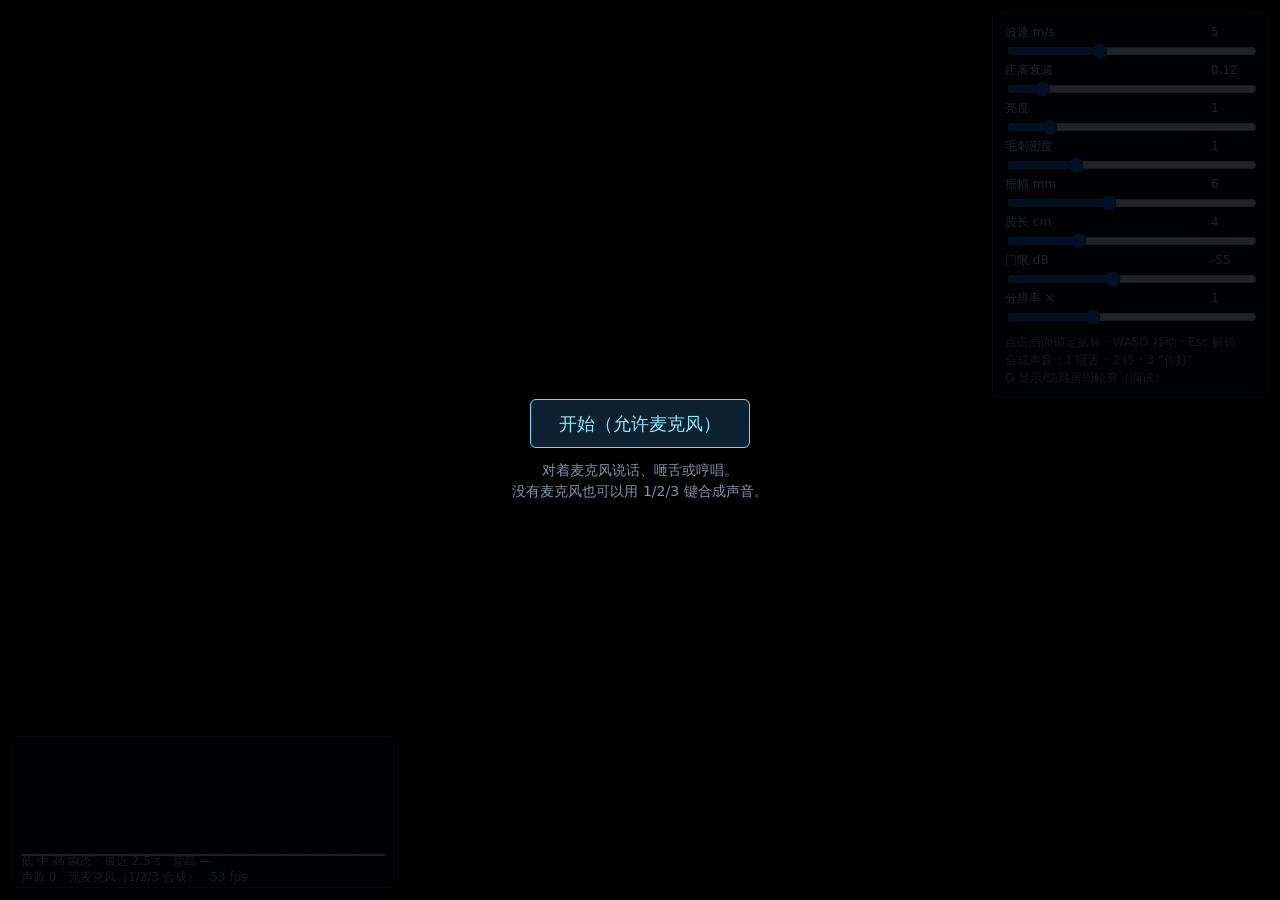
<file: echo/index.html>
<!doctype html>
<html lang="zh">
<head>
<meta charset="utf-8">
<meta name="viewport" content="width=device-width, initial-scale=1">
<title>Echo prototype</title>
<style>
   html, body { margin: 0; height: 100%; background: #000; color: #cfe3ff; font: 14px/1.5 system-ui, sans-serif; overflow: hidden; }
   canvas#view { display: block; width: 100vw; height: 100vh; }
   #start { position: fixed; inset: 0; display: flex; flex-direction: column; align-items: center; justify-content: center; gap: 12px; background: rgba(0,0,0,.85); }
   #start button { font: inherit; font-size: 18px; padding: 10px 28px; background: #0c2233; color: #8fe9ff; border: 1px solid #4de6ff; border-radius: 6px; cursor: pointer; }
   #start p { margin: 0; color: #7f93a8; text-align: center; }
   #panel { position: fixed; top: 12px; right: 12px; width: 250px; padding: 10px 12px; background: rgba(4,10,18,.8); border: 1px solid #1d3a50; border-radius: 6px; }
   #panel label { display: grid; grid-template-columns: 1fr 44px; align-items: center; font-size: 12px; }
   #panel input { grid-column: 1 / 3; width: 100%; }
   #panel .help { margin-top: 6px; font-size: 12px; color: #7f93a8; }
   #hud { position: fixed; left: 12px; bottom: 12px; border: 1px solid #1d3a50; border-radius: 6px; background: rgba(4,10,18,.8); }
   #msg { position: fixed; left: 12px; top: 12px; color: #ffd84d; font-size: 13px; }
</style>
</head>
<body>
<canvas id="view"></canvas>
<canvas id="hud" width="380" height="150"></canvas>
<div id="msg"></div>
<div id="panel">
   <label>波速 m/s <span id="speedV"></span><input id="speed" type="range" min="1" max="12" step=".5" value="5"></label>
   <label>距离衰减 <span id="falloffV"></span><input id="falloff" type="range" min="0" max="1" step=".01" value=".12"></label>
   <label>亮度 <span id="gainV"></span><input id="gain" type="range" min=".3" max="5" step=".1" value="1"></label>
   <label>毛刺密度 <span id="grainV"></span><input id="grain" type="range" min=".3" max="3" step=".05" value="1"></label>
   <label>振幅 mm <span id="ampV"></span><input id="amp" type="range" min="0" max="15" step=".5" value="6"></label>
   <label>波长 cm <span id="waveV"></span><input id="wave" type="range" min="1" max="12" step=".5" value="4"></label>
   <label>门限 dB <span id="gateV"></span><input id="gate" type="range" min="-80" max="-20" step="1" value="-55"></label>
   <label>分辨率 × <span id="resV"></span><input id="res" type="range" min=".5" max="2" step=".25" value="1"></label>
   <div class="help">点击画面锁定鼠标 · WASD 移动 · Esc 解锁<br>合成声音：1 咂舌 · 2 哼 · 3 "你好"<br>G 显示/隐藏房间轮廓（调试）</div>
</div>
<div id="start">
   <button id="go">开始（允许麦克风）</button>
   <p>对着麦克风说话、咂舌或哼唱。<br>没有麦克风也可以用 1/2/3 键合成声音。</p>
</div>
<script type="module" src="./echo.js"></script>
</body>
</html>
</file>
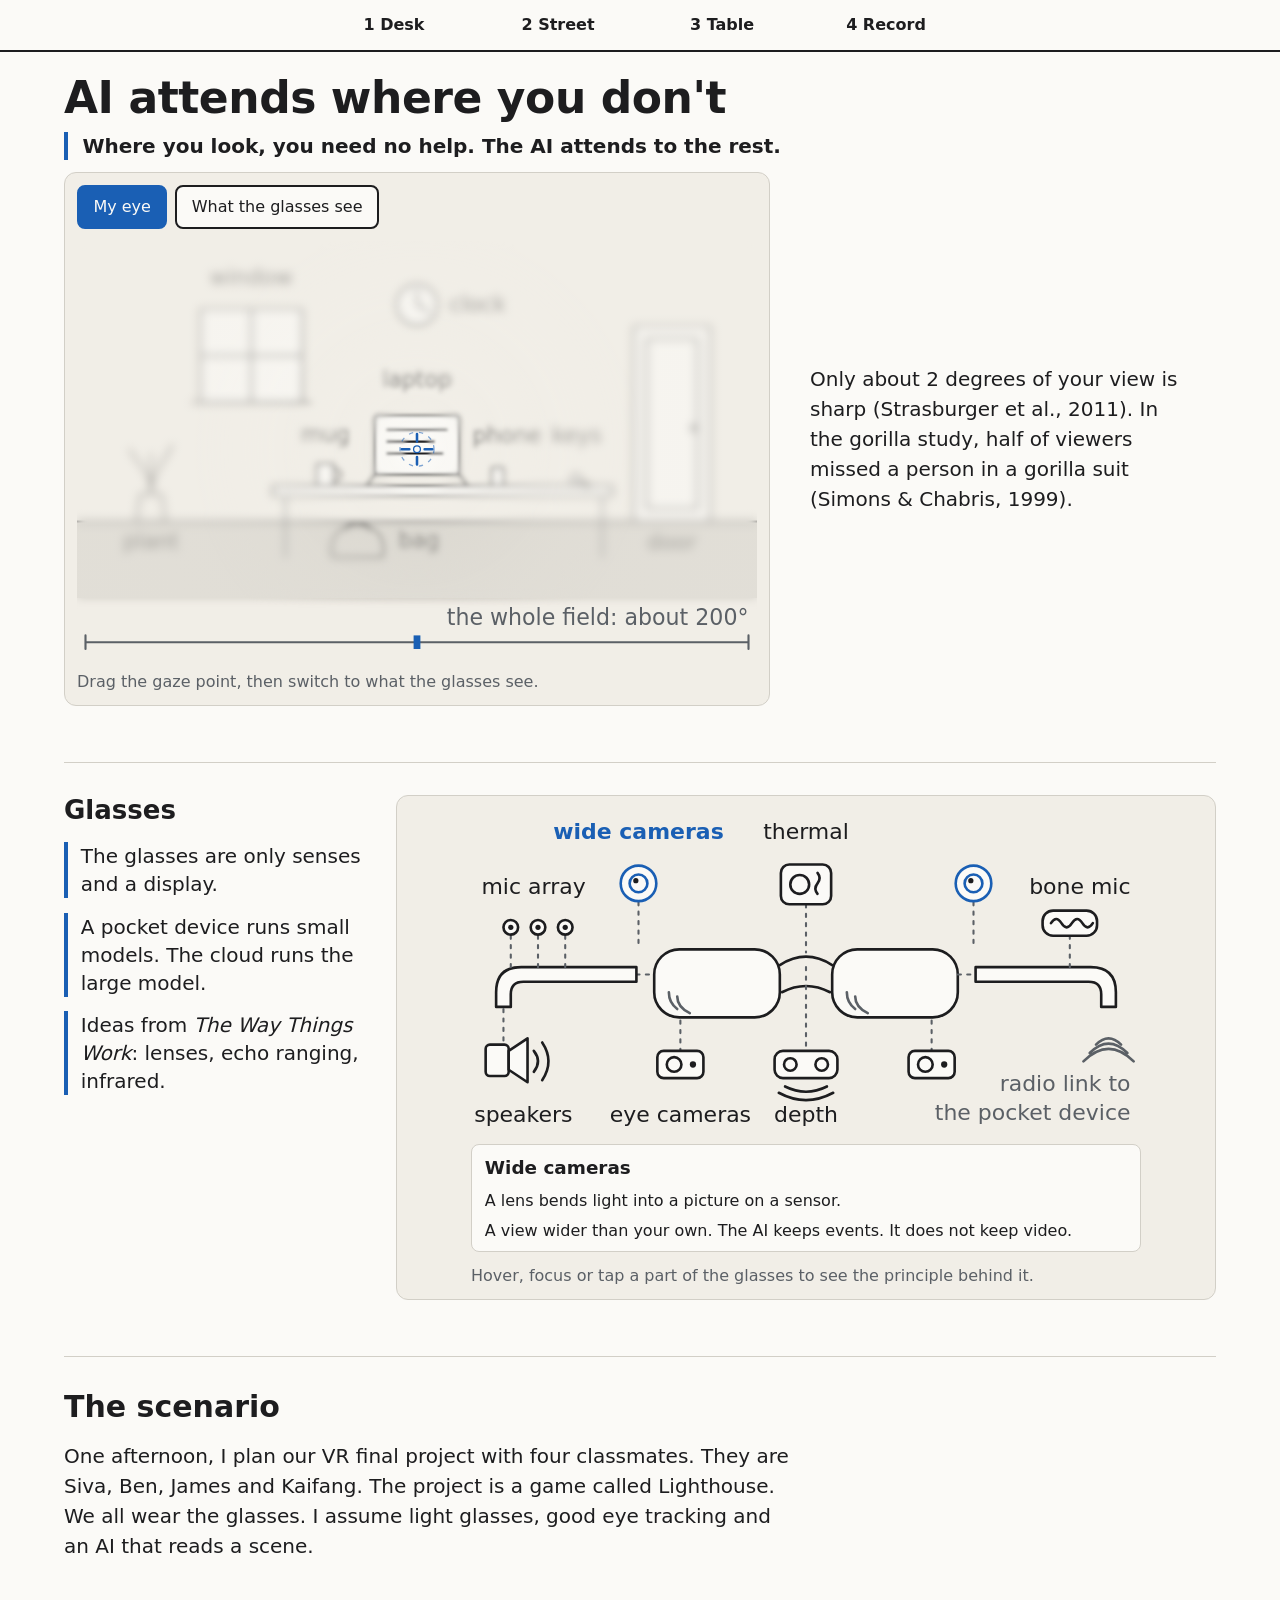
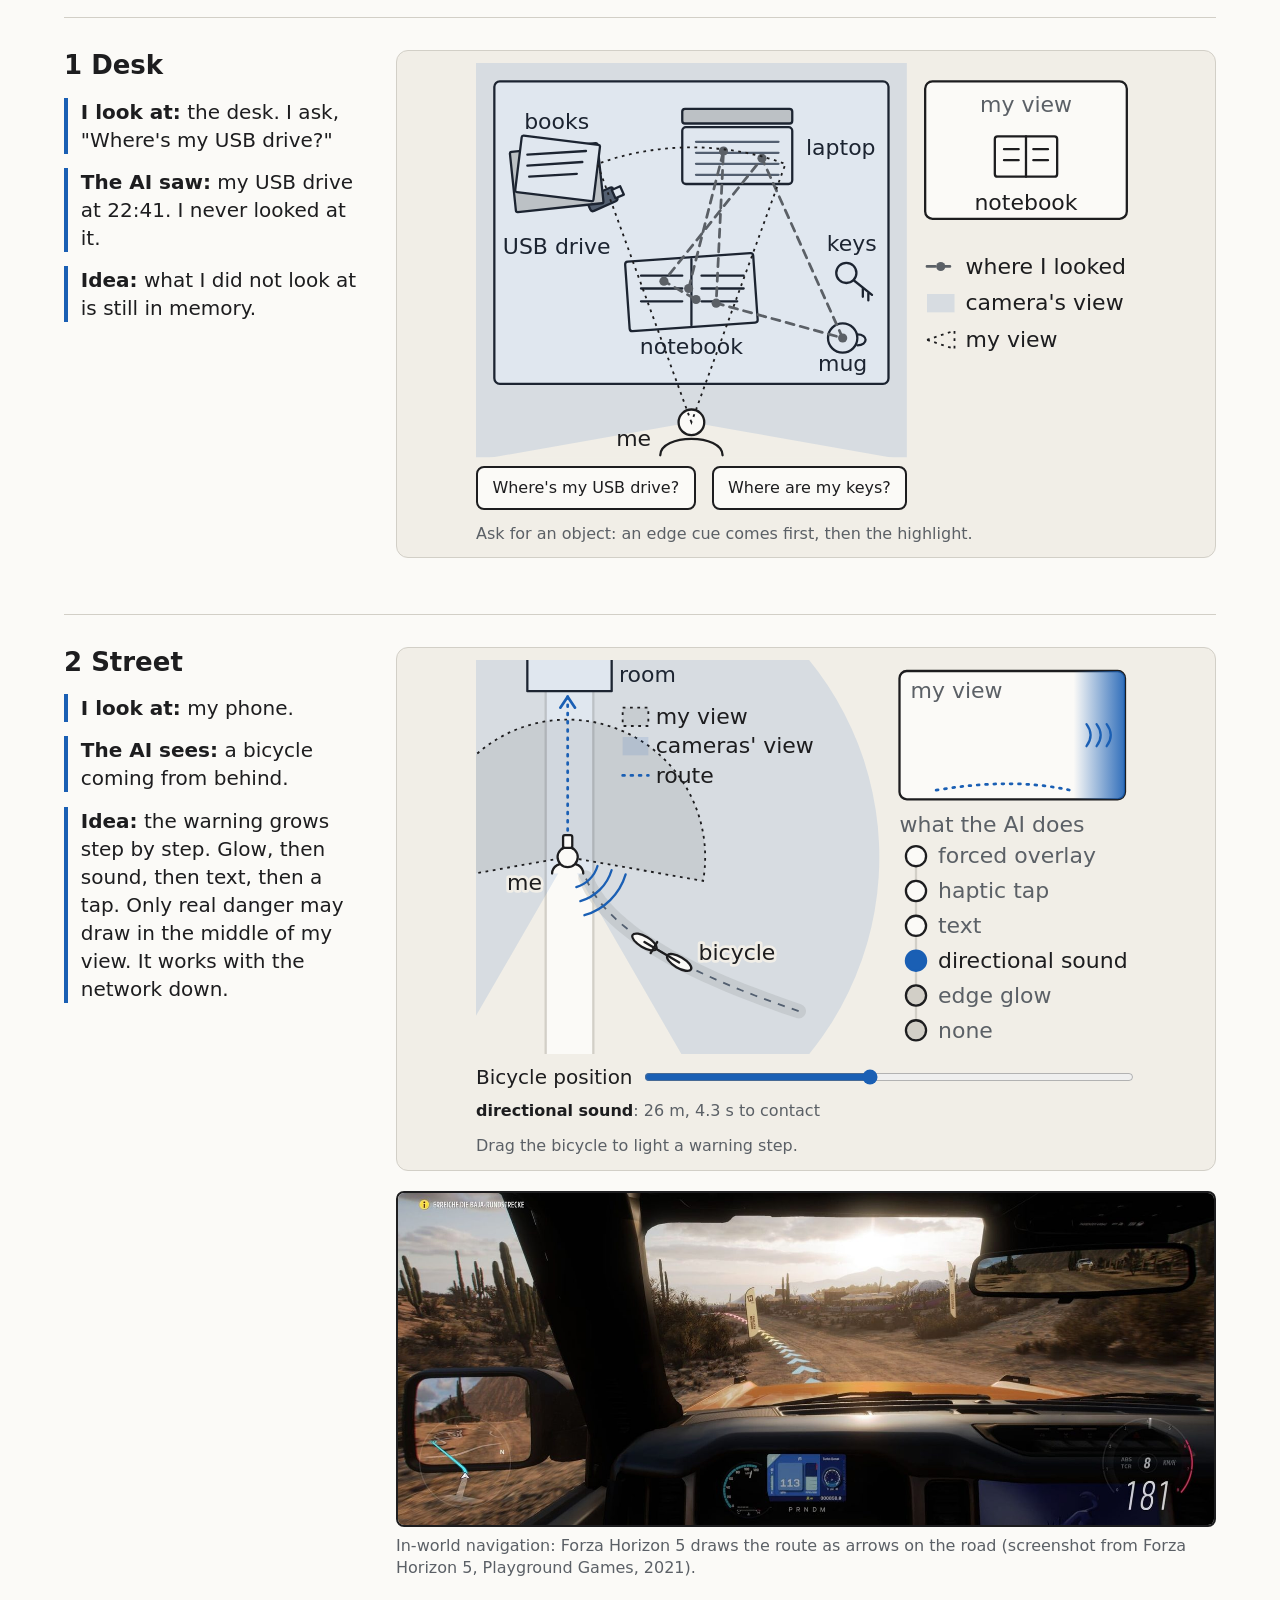
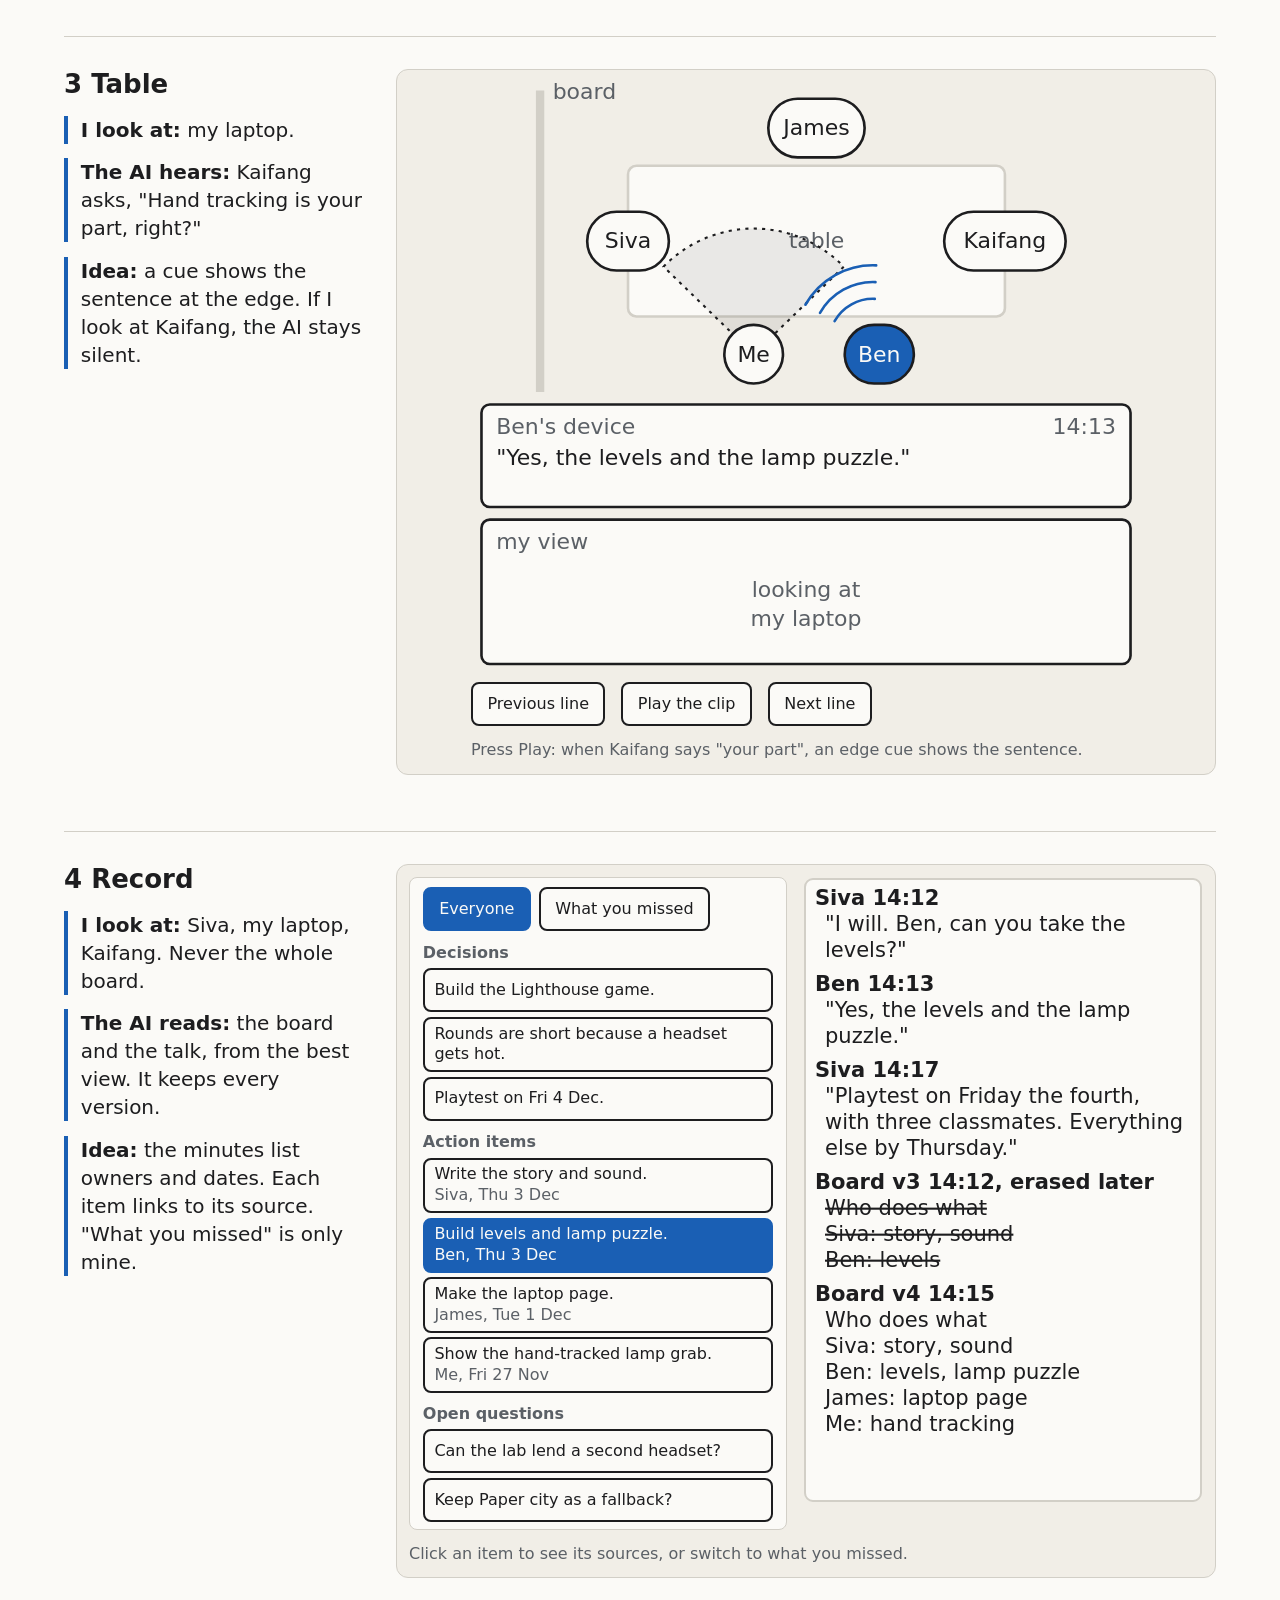
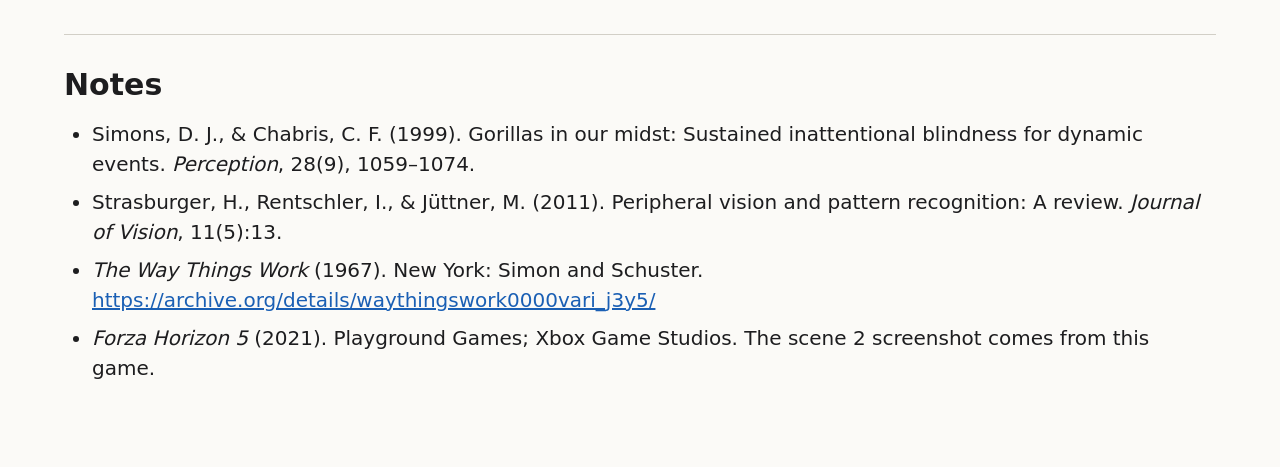
<file: hw10/index.html>
<!doctype html>
<html lang="en">
<head>
<meta charset="utf-8">
<meta name="viewport" content="width=device-width, initial-scale=1">
<meta name="color-scheme" content="light dark">
<title>AI attends where you don't</title>
<link rel="stylesheet" href="style.css">
<!-- Classic scripts; load order: common, story, f1, f2, f3, f5, f7, f9, nav. -->
<script src="figures/common.js" defer></script>
<script src="figures/story.js" defer></script>
<script src="figures/f1-attention.js" defer></script>
<script src="figures/f2-desk.js" defer></script>
<script src="figures/f3-street.js" defer></script>
<script src="figures/f5-table.js" defer></script>
<script src="figures/f7-minutes.js" defer></script>
<script src="figures/f9-glasses.js" defer></script>
<script src="nav.js" defer></script>
</head>
<body>
<nav id="scenebar" aria-label="Scenes">
  <a href="#scene-1">1 Desk</a>
  <a href="#scene-2">2 Street</a>
  <a href="#scene-3">3 Table</a>
  <a href="#scene-4">4 Record</a>
</nav>
<main>

  <section id="top">
    <h1>AI attends where you don't</h1>
    <p class="thesis">Where you look, you need no help. The AI attends to the rest.</p>
    <figure class="fig" id="f1" data-fig="attention">
      <div class="fig-stage"></div>
      <figcaption>Drag the gaze point, then switch to what the glasses see.</figcaption>
    </figure>
    <p class="under-fig">Only about 2 degrees of your view is sharp (Strasburger et al., 2011). In the gorilla study, half of viewers missed a person in a gorilla suit (Simons &amp; Chabris, 1999).</p>
  </section>

  <section id="glasses" class="scene">
    <div class="lines">
      <h2 class="scene-title">Glasses</h2>
      <p>The glasses are only senses and a display.</p>
      <p>A pocket device runs small models. The cloud runs the large model.</p>
      <p>Ideas from <em>The Way Things Work</em>: lenses, echo ranging, infrared.</p>
    </div>
    <figure class="fig" id="f9" data-fig="glasses">
      <div class="fig-stage"></div>
      <figcaption>Hover, focus or tap a part of the glasses to see the principle behind it.</figcaption>
    </figure>
  </section>

  <section id="story">
    <h2>The scenario</h2>
    <p>One afternoon, I plan our VR final project with four classmates. They are Siva, Ben, James and Kaifang. The project is a game called Lighthouse. We all wear the glasses. I assume light glasses, good eye tracking and an AI that reads a scene.</p>
  </section>

  <section id="scene-1" class="scene">
    <div class="lines">
      <h2 class="scene-title">1 Desk</h2>
      <p class="l-look"><b>I look at:</b> the desk. I ask, "Where's my USB drive?"</p>
      <p class="l-ai"><b>The AI saw:</b> my USB drive at 22:41. I never looked at it.</p>
      <p class="l-idea"><b>Idea:</b> what I did not look at is still in memory.</p>
    </div>
    <figure class="fig" id="f2" data-fig="desk">
      <div class="fig-stage"></div>
      <figcaption>Ask for an object: an edge cue comes first, then the highlight.</figcaption>
    </figure>
  </section>

  <section id="scene-2" class="scene">
    <div class="lines">
      <h2 class="scene-title">2 Street</h2>
      <p class="l-look"><b>I look at:</b> my phone.</p>
      <p class="l-ai"><b>The AI sees:</b> a bicycle coming from behind.</p>
      <p class="l-idea"><b>Idea:</b> the warning grows step by step. Glow, then sound, then text, then a tap. Only real danger may draw in the middle of my view. It works with the network down.</p>
    </div>
    <figure class="fig" id="f3" data-fig="street">
      <div class="fig-stage"></div>
      <figcaption>Drag the bicycle to light a warning step.</figcaption>
    </figure>
    <figure class="photo" id="street-photo">
      <img src="img/forza-navigation.jpg" width="1600" height="652" loading="lazy"
           alt="A first-person view from a car on a desert track; light blue arrows painted on the road show the route ahead.">
      <figcaption>In-world navigation: Forza Horizon 5 draws the route as arrows on the road (screenshot from Forza Horizon 5, Playground Games, 2021).</figcaption>
    </figure>
  </section>

  <section id="scene-3" class="scene">
    <div class="lines">
      <h2 class="scene-title">3 Table</h2>
      <p class="l-look"><b>I look at:</b> my laptop.</p>
      <p class="l-ai"><b>The AI hears:</b> Kaifang asks, "Hand tracking is your part, right?"</p>
      <p class="l-idea"><b>Idea:</b> a cue shows the sentence at the edge. If I look at Kaifang, the AI stays silent.</p>
    </div>
    <figure class="fig" id="f5" data-fig="table">
      <div class="fig-stage"></div>
      <figcaption>Press Play: when Kaifang says "your part", an edge cue shows the sentence.</figcaption>
    </figure>
  </section>

  <section id="scene-4" class="scene">
    <div class="lines">
      <span id="scene-5" aria-hidden="true"></span>
      <h2 class="scene-title">4 Record</h2>
      <p class="l-look"><b>I look at:</b> Siva, my laptop, Kaifang. Never the whole board.</p>
      <p class="l-ai"><b>The AI reads:</b> the board and the talk, from the best view. It keeps every version.</p>
      <p class="l-idea"><b>Idea:</b> the minutes list owners and dates. Each item links to its source. "What you missed" is only mine.</p>
    </div>
    <figure class="fig" id="f7" data-fig="minutes">
      <div class="fig-stage"></div>
      <figcaption>Click an item to see its sources, or switch to what you missed.</figcaption>
    </figure>
  </section>

  <section id="notes">
    <h2>Notes</h2>
    <ul>
      <li>Simons, D. J., &amp; Chabris, C. F. (1999). Gorillas in our midst: Sustained inattentional blindness for dynamic events. <em>Perception</em>, 28(9), 1059–1074.</li>
      <li>Strasburger, H., Rentschler, I., &amp; Jüttner, M. (2011). Peripheral vision and pattern recognition: A review. <em>Journal of Vision</em>, 11(5):13.</li>
      <li><em>The Way Things Work</em> (1967). New York: Simon and Schuster. <a href="https://archive.org/details/waythingswork0000vari_j3y5/">https://archive.org/details/waythingswork0000vari_j3y5/</a></li>
      <li><em>Forza Horizon 5</em> (2021). Playground Games; Xbox Game Studios. The scene 2 screenshot comes from this game.</li>
    </ul>
  </section>

</main>
</body>
</html>
</file>
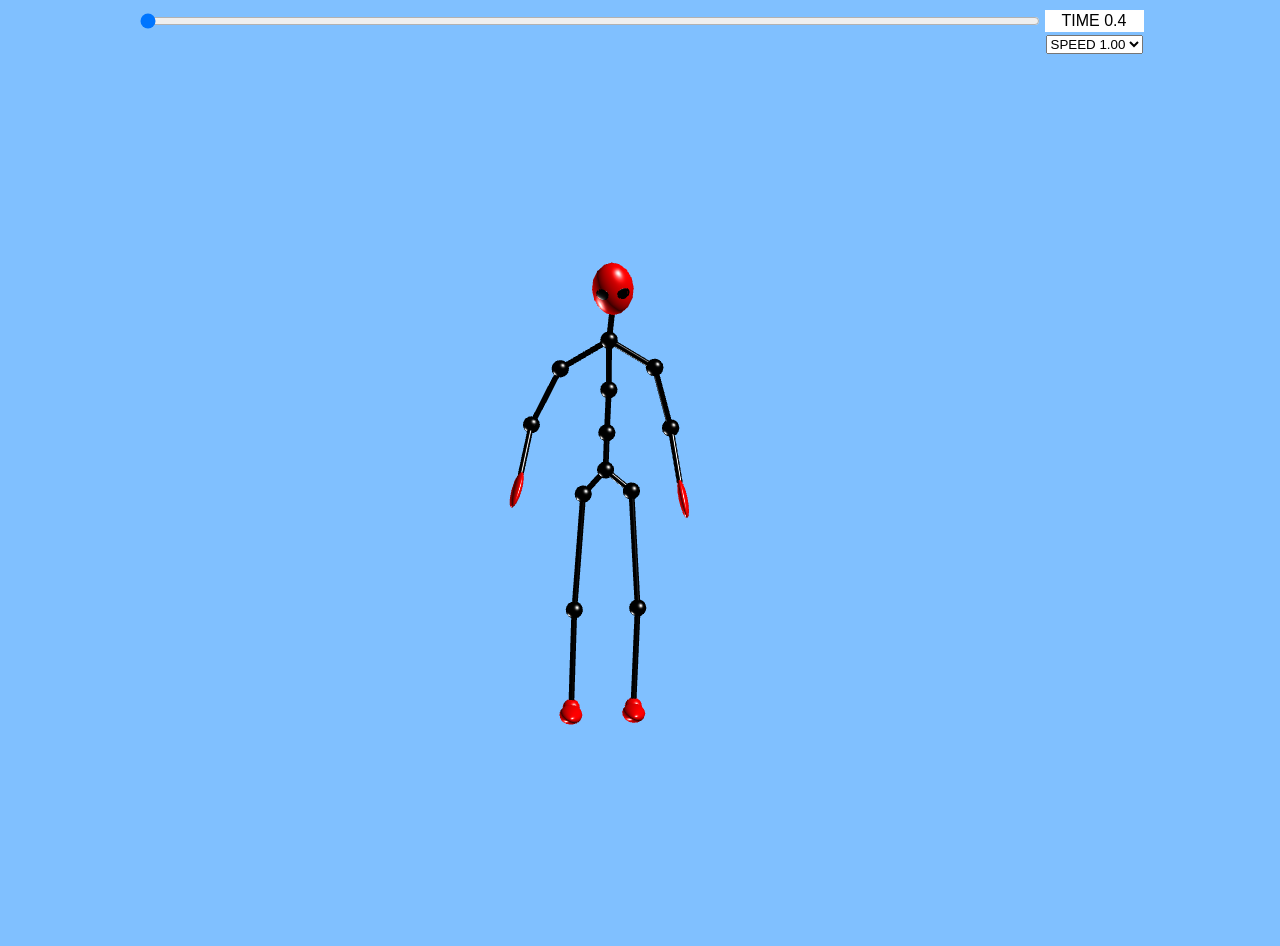
<file: ikbody/index.html>
<body bgcolor=#80c0ff>
<center>
<table>
<tr>
<td><input id=timeSlider type=range onchange=clickSlider style=width:900 max=36.7></input>
<td bgcolor=white><center><div id=info></div>
<tr>
<td><center><canvas id=canvas1 width=900 height=900></canvas>
<th valign=top>
<select id="speedSelector">
  <option value="0.25">SPEED 0.25</option>
  <option value="0.50">SPEED 0.50</option>
  <option value="1.00">SPEED 1.00</option>
  <option value="2.00">SPEED 2.00</option>
</select>

</table>
</center>
<script src=js/lib.js></script>
<script src=js/vector3.js></script>
<script src=js/quaternion.js></script>
<script src=js/graph.js></script>
<script src=js/ik_data.js></script>
<script src=js/ikbody.js></script>
<script>
let time = 0;
timeSlider.addEventListener('input', e => time = parseFloat(timeSlider.value) % 36.7);
speedSelector.value = "1.00";
let mySphere = Sphere(16);
let myTube = Tube(16);
let ikbody = new IKBody(ik_data);
trackMouse(canvas1);
startGL(canvas1);
function drawFrame() {
   imu.alpha = null;
   requestAnimationFrame(drawFrame);
   VM.identity().perspective(3).move(0,-.6,0).scale(.65).turnY(canvas1.rx/30);
   drawScene(() => {

      let speed = parseFloat(speedSelector.value);
      time = (time + speed/60) % 36.7;
      timeSlider.value = time;

      let seconds = (10 * time >> 0) / 10;
      info.innerHTML = '<font face=helvetica>TIME ' + seconds + (seconds==seconds>>0 ? '.0' : '');

      ikbody.update(time);
      let nodes = ikbody.graph.nodes;

      for (let n = 0 ; n < 5 ; n++) {
         let p = ikbody.getP(n, ikbody.frame);
         let q = ikbody.getQ(n, ikbody.frame);
         M.S().move(p.x,p.y,p.z).mult(q.toMatrix())
	      .move(n<2 ? [0,-.02,.06] : n==2 ? [-.06,0,0] : n==3 ? [.06,0,0] : [0,.04,0]).color(1,0,0);
            M.S().scale(n<2 ? [.04,.03,.10] : n<4 ? [.07,.015,.035] : [.07,.09,.07]).draw(mySphere).R();
	    if (n < 2)
               M.S().move(0,.015,-.06).scale(.03).draw(mySphere).R();
	    if (n == 4) {
               M.S().move(-.035,0,.055).turnY(-.6).scale(.025,.02,.005).color(0,0,0).draw(mySphere).R();
               M.S().move( .035,0,.055).turnY( .6).scale(.025,.02,.005).color(0,0,0).draw(mySphere).R();
	    }
         M.R();
      }

      for (let n = 5 ; n < nodes.length ; n++) {
         let p = nodes[n].p;
         M.S().move(p.x,p.y,p.z).scale(.03).color(0,0,0).draw(mySphere).R();
      }
      let links = [0,5, 1,6, 5,10, 10,16, 6,11, 11,16, 16,15, 15,14, 14,9, 2,7, 7,12, 12,9, 3,8, 8,13, 13,9, 9,4];
      let getP = n => n < 5 ? ikbody.getP(n, ikbody.frame) : nodes[n].p;
      for (let i = 0 ; i < links.length ; i += 2) {
         let A = getP(links[i  ]), a = [A.x,A.y,A.z];
         let B = getP(links[i+1]), b = [B.x,B.y,B.z];
	 M.S().move(mix(a,b,.5)).aim(subtract(b,a)).scale(.01,.01,distance(a,b)/2).color(0,0,0).draw(myTube).R();
      }
   });
}

//    0       1      2       3       4    5      6      7       8       9    10    11     12         13        14    15     16
// ANKLE_L ANKLE_R WRIST_R WRIST_L HEAD KNEE_L KNEE_R ELBOW_R ELBOW_L CHEST HIP_L HIP_R SHOULDER_R SHOULDER_L BELLY WAIST PELVIS

requestAnimationFrame(drawFrame);
</script>
</file>
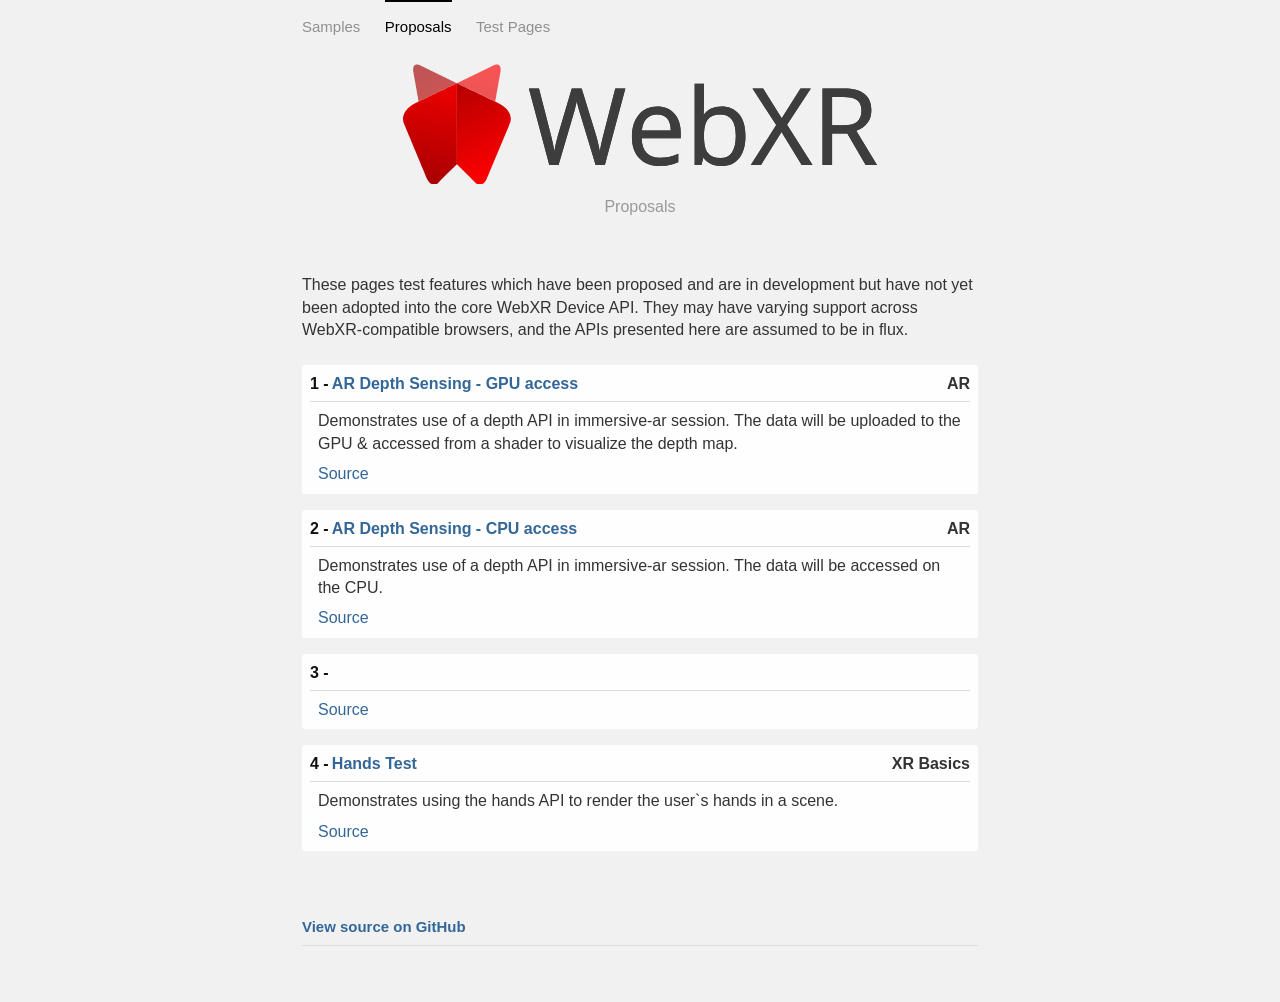
<file: proposals/index.html>
<!DOCTYPE html>
<html>
  <head>
    <meta charset="utf-8" />
    <meta http-equiv="X-UA-Compatible" content="chrome=1" />
    <meta name="viewport" content="width=device-width, initial-scale=1" />
    <meta name="mobile-web-app-capable" content="yes" />
    <meta name="apple-mobile-web-app-capable" content="yes" />

    <meta name="twitter:card" content="summary" />
    <meta name="twitter:title" content="WebXR Samples" />
    <meta
      name="twitter:description"
      content="Sample WebXR pages for testing and reference"
    />

    <link
      rel="icon"
      type="image/png"
      sizes="32x32"
      href="../favicon-32x32.png"
    />
    <link
      rel="icon"
      type="image/png"
      sizes="96x96"
      href="../favicon-96x96.png"
    />

    <link rel="stylesheet" href="../css/stylesheet.css" />
    <link rel="stylesheet" href="../css/pygment_trac.css" />

    <style>
      article {
        position: relative;
        padding: 0.5em;
        background-color: rgba(255, 255, 255, 0.9);
        margin-bottom: 1em;
        border-radius: 3px;
      }

      article h3 {
        font-size: 1em;
        margin-top: 0px;
        margin-bottom: 0px;
      }

      article h3::before {
        display: inline-block;
        content: attr(data-index) " - ";
        font-weight: bold;
        white-space: nowrap;
        margin-right: 0.2em;
      }

      article h4 {
        position: absolute;
        right: 0.5em;
        top: 0.5em;
        margin-top: 0px;
        margin-bottom: 0px;
      }

      article p {
        margin: 0.5em;
      }

      article .links {
        margin-left: 0.5em;
        margin-right: 0.5em;
      }

      article a {
        display: inline-block;
      }

      article a:not(:first-child)::before {
        display: inline-block;
        content: "•";
        font-weight: bold;
        white-space: nowrap;
        margin-left: 0.5em;
        margin-right: 0.5em;
      }

      .github-link {
        font-size: 0.8em;
      }

      .wordmark img {
        width: 70%;
      }
    </style>

    <!--[if lt IE 9]>
      <script src="https://html5shiv.googlecode.com/svn/trunk/html5.js"></script>
    <![endif]-->
    <title>WebXR - Proposals</title>
  </head>
  <body>
    <div class="container" id="container">
      <header class="header">
        <div id="nav">
          <a href="../">Samples</a>
          <a href="./" class="selected">Proposals</a>
          <a href="../tests/">Test Pages</a>
        </div>

        <h1>
          <a href="" class="wordmark">
            <img src="../media/logo/webxr-logo.svg" alt="WebXR Logo" />
          </a>
        </h1>
        <h2 class="tagline">Proposals</h2>
      </header>

      <main class="main" id="main">
        <p>
          These pages test features which have been proposed and are in
          development but have not yet been adopted into the core WebXR Device
          API. They may have varying support across WebXR-compatible browsers,
          and the APIs presented here are assumed to be in flux.<br />

          <script>
            let pages = [
              {
                title: "AR Depth Sensing - GPU access",
                category: "AR",
                path: "phone-ar-depth-gpu.html",
                description:
                  "Demonstrates use of a depth API in immersive-ar session. " +
                  "The data will be uploaded to the GPU & accessed from a shader to visualize the depth map.",
              },

              {
                title: "AR Depth Sensing - CPU access",
                category: "AR",
                path: "phone-ar-depth.html",
                description:
                  "Demonstrates use of a depth API in immersive-ar session. " +
                  "The data will be accessed on the CPU.",
              },

              { tag: "br" },

              {
                title: "Hands Test",
                category: "XR Basics",
                path: "immersive-hands.html",
                description:
                  "Demonstrates using the hands API to render the user\`s hands in a scene.",
              },
            ];

            let mainElement = document.getElementById("main");

            // Append an element for every item in the pages list.
            for (var i = 0; i < pages.length; ++i) {
              var page = pages[i];

              let article = document.createElement("article");

              let title = document.createElement("h3");
              title.setAttribute("data-index", i + 1);

              let titleLink = document.createElement("a");
              titleLink.href = page.path;
              titleLink.textContent = page.title;
              title.appendChild(titleLink);
              article.appendChild(title);

              let category = document.createElement("h4");
              category.textContent = page.category;
              article.appendChild(category);

              let description = document.createElement("p");
              description.textContent = page.description;
              article.appendChild(description);

              let links = document.createElement("div");
              links.classList.add("links");

              let sourceLink = document.createElement("a");
              sourceLink.href =
                "https://github.com/immersive-web/webxr-samples/blob/master/proposals/" +
                page.path;
              sourceLink.textContent = "Source";
              links.appendChild(sourceLink);

              article.appendChild(links);

              mainElement.appendChild(article);
            }
          </script>
        </p>
      </main>

      <br />

      <h3>
        <a
          class="github-link"
          href="https://github.com/immersive-web/webxr-samples"
          >View source on GitHub</a
        >
      </h3>

      <footer class="footer"></footer>
    </div>
  </body>
</html>
</file>
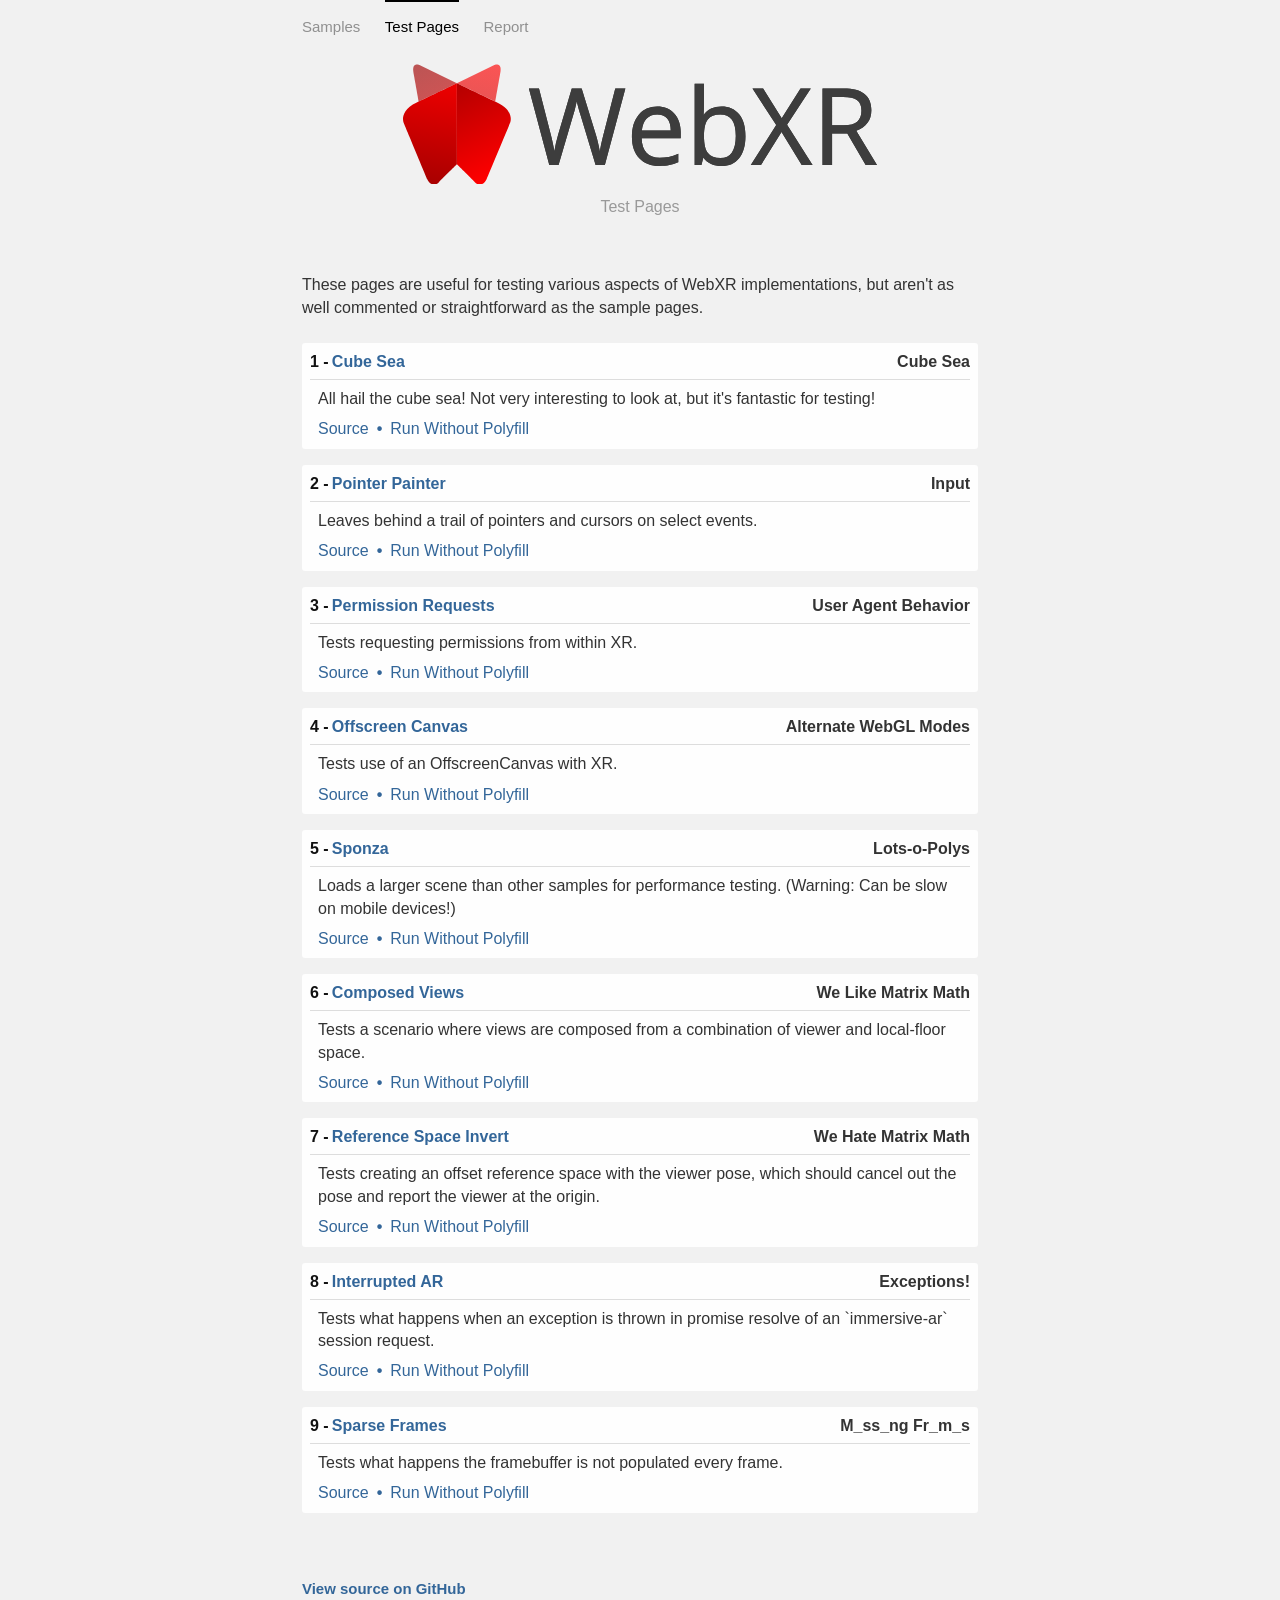
<file: tests/index.html>
<!DOCTYPE html>
<html>
  <head>
    <meta charset="utf-8" />
    <meta http-equiv="X-UA-Compatible" content="chrome=1" />
    <meta name="viewport" content="width=device-width, initial-scale=1" />
    <meta name="mobile-web-app-capable" content="yes" />
    <meta name="apple-mobile-web-app-capable" content="yes" />

    <meta name="twitter:card" content="summary" />
    <meta name="twitter:title" content="WebXR Samples" />
    <meta
      name="twitter:description"
      content="Sample WebXR pages for testing and reference"
    />

    <link
      rel="icon"
      type="image/png"
      sizes="32x32"
      href="../favicon-32x32.png"
    />
    <link
      rel="icon"
      type="image/png"
      sizes="96x96"
      href="../favicon-96x96.png"
    />

    <link rel="stylesheet" href="../css/stylesheet.css" />
    <link rel="stylesheet" href="../css/pygment_trac.css" />

    <style>
      article {
        position: relative;
        padding: 0.5em;
        background-color: rgba(255, 255, 255, 0.9);
        margin-bottom: 1em;
        border-radius: 3px;
      }

      article h3 {
        font-size: 1em;
        margin-top: 0px;
        margin-bottom: 0px;
      }

      article h3::before {
        display: inline-block;
        content: attr(data-index) " - ";
        font-weight: bold;
        white-space: nowrap;
        margin-right: 0.2em;
      }

      article h4 {
        position: absolute;
        right: 0.5em;
        top: 0.5em;
        margin-top: 0px;
        margin-bottom: 0px;
      }

      article p {
        margin: 0.5em;
      }

      article .links {
        margin-left: 0.5em;
        margin-right: 0.5em;
      }

      article a {
        display: inline-block;
      }

      article a:not(:first-child)::before {
        display: inline-block;
        content: "•";
        font-weight: bold;
        white-space: nowrap;
        margin-left: 0.5em;
        margin-right: 0.5em;
      }

      .github-link {
        font-size: 0.8em;
      }

      .wordmark img {
        width: 70%;
      }
    </style>

    <!--[if lt IE 9]>
      <script src="https://html5shiv.googlecode.com/svn/trunk/html5.js"></script>
    <![endif]-->
    <title>WebXR - Test Pages</title>
  </head>
  <body>
    <div class="container" id="container">
      <header class="header">
        <div id="nav">
          <a href="../">Samples</a>
          <!--a href='../proposals/'>Proposals</a-->
          <a href="./" class="selected">Test Pages</a>
          <a href="../report/">Report</a>
        </div>

        <h1>
          <a href="" class="wordmark">
            <img src="../media/logo/webxr-logo.svg" alt="WebXR Logo" />
          </a>
        </h1>
        <h2 class="tagline">Test Pages</h2>
      </header>

      <main class="main" id="main">
        <p>
          These pages are useful for testing various aspects of WebXR
          implementations, but aren't as well commented or straightforward as
          the sample pages.<br />

          <script>
            let pages = [
              {
                title: "Cube Sea",
                category: "Cube Sea",
                path: "cube-sea.html",
                description:
                  "All hail the cube sea! Not very interesting to look at, but it's fantastic for testing!",
              },

              {
                title: "Pointer Painter",
                category: "Input",
                path: "pointer-painter.html",
                description:
                  "Leaves behind a trail of pointers and cursors on select events.",
              },

              {
                title: "Permission Requests",
                category: "User Agent Behavior",
                path: "permission-request.html",
                description: "Tests requesting permissions from within XR.",
              },

              {
                title: "Offscreen Canvas",
                category: "Alternate WebGL Modes",
                path: "offscreen-canvas.html",
                description: "Tests use of an OffscreenCanvas with XR.",
              },

              {
                title: "Sponza",
                category: "Lots-o-Polys",
                path: "sponza.html",
                description:
                  "Loads a larger scene than other samples for performance testing. (Warning: Can be slow on mobile devices!)",
              },

              {
                title: "Composed Views",
                category: "We Like Matrix Math",
                path: "composed-views.html",
                description:
                  "Tests a scenario where views are composed from a combination of viewer and local-floor space.",
              },

              {
                title: "Reference Space Invert",
                category: "We Hate Matrix Math",
                path: "ref-space-invert.html",
                description:
                  "Tests creating an offset reference space with the viewer pose, which should cancel out the pose and report the viewer at the origin.",
              },

              {
                title: "Interrupted AR",
                category: "Exceptions!",
                path: "interrupted-ar.html",
                description:
                  "Tests what happens when an exception is thrown in promise resolve of an `immersive-ar` session request.",
              },

              {
                title: "Sparse Frames",
                category: "M_ss_ng Fr_m_s",
                path: "sparse-frames.html",
                description:
                  "Tests what happens the framebuffer is not populated every frame.",
              },
            ];

            let mainElement = document.getElementById("main");

            // Append an element for every item in the pages list.
            for (var i = 0; i < pages.length; ++i) {
              var page = pages[i];

              let article = document.createElement("article");

              let title = document.createElement("h3");
              title.setAttribute("data-index", i + 1);

              let titleLink = document.createElement("a");
              titleLink.href = page.path;
              titleLink.textContent = page.title;
              title.appendChild(titleLink);
              article.appendChild(title);

              let category = document.createElement("h4");
              category.textContent = page.category;
              article.appendChild(category);

              let description = document.createElement("p");
              description.textContent = page.description;
              article.appendChild(description);

              let links = document.createElement("div");
              links.classList.add("links");

              let sourceLink = document.createElement("a");
              sourceLink.href =
                "https://github.com/immersive-web/webxr-samples/blob/master/tests/" +
                page.path;
              sourceLink.textContent = "Source";
              links.appendChild(sourceLink);

              if (!page.noPolyfill) {
                let polyfillLink = document.createElement("a");
                polyfillLink.href = page.path + "?usePolyfill=0";
                polyfillLink.textContent = "Run Without Polyfill";
                links.appendChild(polyfillLink);
              }

              article.appendChild(links);

              mainElement.appendChild(article);
            }
          </script>
        </p>
      </main>

      <br />

      <h3>
        <a
          class="github-link"
          href="https://github.com/immersive-web/webxr-samples"
          >View source on GitHub</a
        >
      </h3>

      <footer class="footer"></footer>
    </div>
  </body>
</html>
</file>
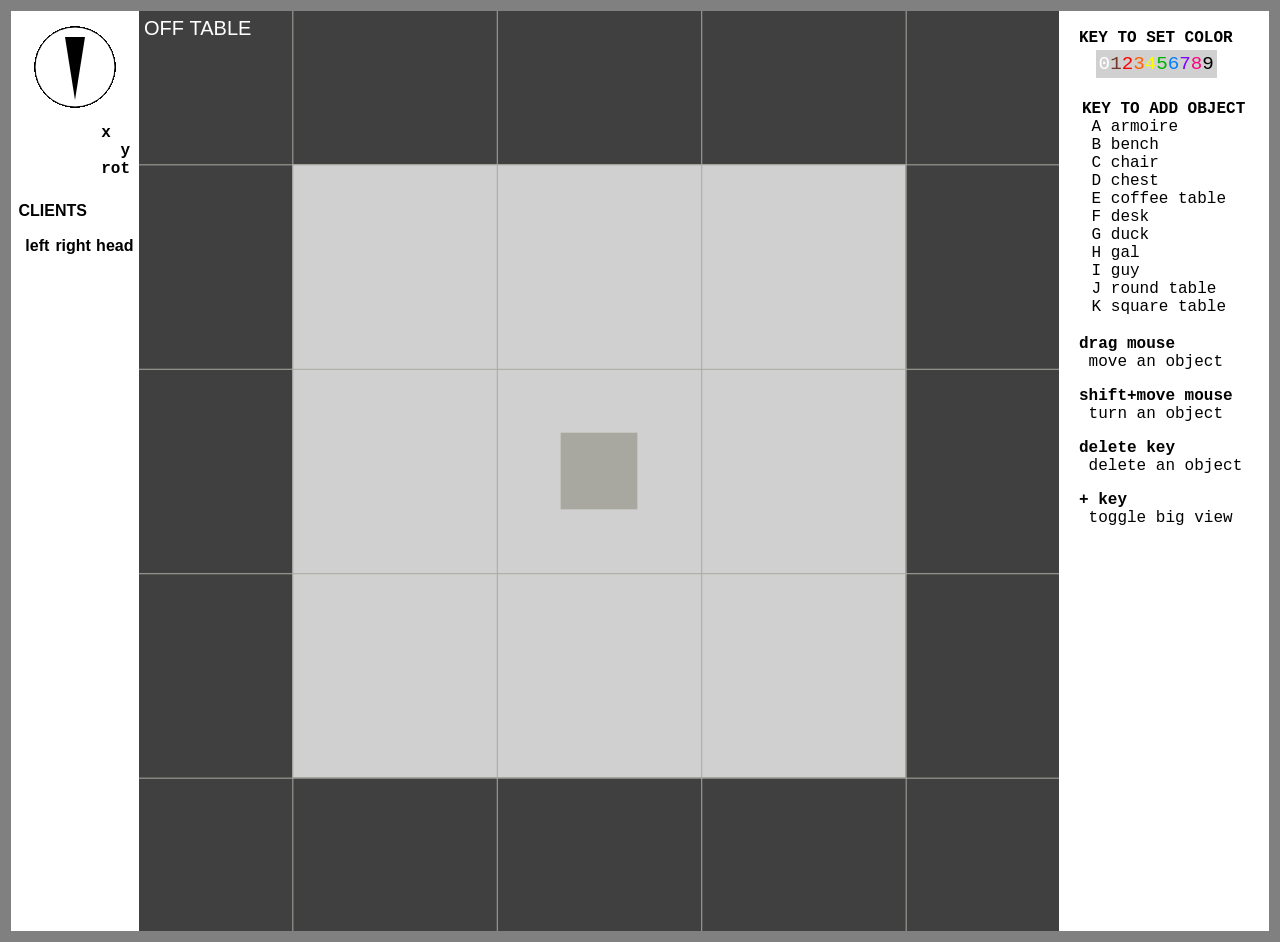
<file: nestedwizard.html>
<body bgcolor=#808080>
   <TABLE width=100% height=100%><TR align=center valign=middle><TD>
   
   <table bgcolor=white border=0 cellpadding=0 cellspacing=0>
   <tr valign=top>
   <td><table>
       <tr><td>
           <center><canvas id=angleCanvas width=100 height=100</canvas>
       <tr><td valign=top width=200 id=datalog>
       </table>
   <td>
      <canvas id=canvas1></canvas>
   <td valign=top width=20>&nbsp;
   <td valign=top width=180>
      <font face=courier>
      <div id=palette></div>
      <p> <b>drag mouse</b>
      <br>&nbsp;move an object
      <p> <b>shift+move mouse</b>
      <br>&nbsp;turn an object
      <p> <b>delete key</b>
      <br>&nbsp;delete an object
      <p> <b>+ key</b>
      <br>&nbsp;toggle big view
   <td valign=top width=10>&nbsp;
   </table>
   
   </TABLE>
   <script src=server/client.js></script>
   <script src=js/nestedwizard/things.js></script>
   <script src=js/nestedwizard/lib.js></script>
   <script src="js/util/peerjs.min.js"></script>
   <script>
   
   let xf  = t => (t - canvasWidth/2) / (canvasWidth/2) * .45;
   let ixf = t => Math.max(-999, Math.min(999, t / .45 * canvasWidth/2 + canvasWidth/2 + .5 >> 0));

   // HANDLE PEER TO PEER COMMUNICATION

   const peer = new Peer();
   clientConnections = {};
   peer.on('disconnected', peer.reconnect);
   peer.on('open', () => window['peers'].wizardId = peer.id);
   peer.on('connection', (dataConnection) => {
      clientConnections[dataConnection.peer] = {
         open: false,
         conn: dataConnection,
      };
      dataConnection.on('open', () => {
         clientConnections[dataConnection.peer].open = true;
         window['peers'].clientIds = Object.keys(clientConnections);
      })
      dataConnection.on('close', () => {
         delete clientConnections[dataConnection.peer];
         window['peers'].clientIds = Object.keys(clientConnections);
      })
      dataConnection.on('data', (msg) => {
         let client = msg.client;
         if (! clientState[client])
            clientState[client] = {};
         clientState[client].active = 100;
         let state = clientState[client];
         switch (msg.op) {
         case 'event':
            let part   = msg.part;
	    let client = msg.event.client;
	    let hand   = msg.event.hand;
	    let type   = msg.event.type;
	    let p      = msg.event.p;
            switch (msg.event.type) {
            case 'move':
               break;
            case 'press':
               break;
            case 'drag':
               break;
            case 'doublepress':
               break;
            case 'release':
               break;
            }
            break;
         }
      })
   });
   
   // SET THE SIZE OF THE DISPLAY CANVAS

   canvas1.width  = canvasWidth;
   canvas1.height = canvasWidth;

   // DECLARE VARIABLES

   let colorIndex = 0, currentColor = 'white',
       angleIndex = 0, currentAngle = 0;
   let w = canvas1.width, h = canvas1.height;
   let id = -1, pp, isEnter = false, isShift = false, isControl = false, isMinus = false, isShowingBig = false;
   let clientState = {};
   let isAnyObjectInFocus = false;
   let addTrackObj = false;

   // STANDARD COLORS AND A FUNCTION TO CONVERT RGB TO HEX CODE

   let color = 'white brown red orange yellow green blue magenta violet black'.split(' ');
   let rgb = [[1,1,1],[.2,.05,.025],[1,0,0],[1,.15,0],[1,1,0],[0,.5,0],[0,.25,1],[.25,0,1],[1,0,.25],[0,0,0]];
   let hx1 = n => '0123456789abcdef'.charAt(n);
   let hx2 = n => hx1(n>>4) + hx1(n&15);
   let hx3 = r => hx2(255 * Math.sqrt(r) >> 0);
   let hex = rgb => '#' + hx3(rgb[0]) + hx3(rgb[1]) + hx3(rgb[2]);

   // SHOW THE COLOR PALETTE

   let s = '&nbsp;<br><b>KEY TO SET COLOR</b>';
   s += '<table><tr><td>&nbsp;<td><table bgcolor=#d0d0d0><tr><td><big>';
   for (let n = 0 ; n < 10 ; n++)
      s += '<font color=' + hex(rgb[n]) + '>' + n + '</font>';
   s += '</table></table><p>';
   currentColor = hex(rgb[0]);

   // LIST THE OBJECT SHAPES

   s += '<table><tr><td><b><center>KEY TO ADD OBJECT</center></b>';
   let ch = 65;
   for (let name in things)
      s += '&nbsp;' + String.fromCharCode(ch++)
         + '&nbsp;' + name.replace('_',' ') + '&nbsp;</font><br>';
   s += '</table>';
   palette.innerHTML = s;

   // CONNECT TO THE SERVER

   let server = new Server(2024);
   server.alwaysLoadFromStorage();
   server.init('nested', {});
   server.init('peers', {});
   let objects  = {};

   // CHANGE THE CURRENT ANGLE BY SOME DELTA

   let changeAngle = (angle, delta) => (3600 + angle + delta) % 360;
   let turn = delta => currentAngle = changeAngle(currentAngle, delta);

   // CHANGE THE CURRENT COLOR

   let setColor = rgb => {
      currentColor = hex(rgb);
      let id = find().id;
      let obj = objects[id];
      if (obj)
         obj.color = currentColor;
   }

   let isAnyoneLookingAtTheTable = () => {
      for (let client in clientState)
         if (isOnTable(clientState[client].head))
            return true;
      return false;
   }

   // ADD A NEW OBJECT OF A SPECIFIED SHAPE AT THE CURSOR

   let addObject = (name, client) => {

      // FIND AN UNUSED ID

      let id = 0;
      for ( ; id < 100 ; id++)
         if (objects[id] === undefined)
            break;

      // FIND WHERE TO PLACE THE NEW OBJECT

      let p = pp;
      if (client !== undefined && clientState[client]) {
         let checkPart = part => {
            if (! isOnTable(p))
               p = findAt(clientState[client][part]).p;
         }
         checkPart('left');
         checkPart('right');
         checkPart('head');
      }
      p = isOnTable(p) ? p : pp;

      // ADD THE OBJECT TO THE MODEL

      objects[id] = {
         type      : name, 
         x         : p.x+.5>>0,
	 y         : p.y+.5>>0,
	 z         : 0,
         color     : currentColor,
         angle     : currentAngle,
         quaternion: { x:0, y:0, z:0, w:1 }
      }
      nested.objects = objects;
   }

   let unpackInfo = (string, lo, hi) => {
      if (lo === undefined) {
         lo = 0;
	 hi = 1;
      }
      else if (hi === undefined) {
         hi = lo;
	 lo = 0;
      }
      let C = " !#$%&'()*+,-./0123456789:;<=>?@ABCDEFGHIJKLMNOPQRSTUVWXYZ[]^_`abcdefghijklmnopqrstuvwxyz{|}~";
      let unpack = (a, b) => (C.indexOf(a) + C.indexOf(b) / 92) / 92;
      let a = [];
      for (let n = 0 ; n < string.length ; n += 2)
         a.push(lo + (hi-lo) * unpack(string.charAt(n), string.charAt(n+1)));
      return a;
   }

   let quatToEuler = (q) => {
      let x = q.x;
      let y = q.z;
      let z = q.y;
      let w = q.w;

      let yaw = Math.atan2(2 * (w * z + x * y), 1 - 2 * (y * y + z * z));
      let angle = yaw * (180 / Math.PI);

      return angle;
   };

   // RESPOND TO KEYBOARD EVENTS

   let kc = [0,0,0,0,0,0,0,0,0,0];

   let mixColors = () => {
      let c = [0,0,0], n = 0;
      for (let i = 0 ; i < kc.length ; i++)
         if (kc[i]) {
            for (let j = 0 ; j < 3 ; j++)
               c[j] += 1 - rgb[i][j];
            n++;
         }
      setColor([1 - c[0]/n, 1 - c[1]/n, 1 - c[2]/n]);
      for (let i = 0 ; i < kc.length ; i++)
         kc[i] = 0;
   }

   document.addEventListener('keydown', e => {
      switch (e.key) {
      case 'Enter':
         isEnter = true;
         break;
      case 'Shift':
         isShift = true;
         id = findAt(pp).id;
         break;
      case 'Control':
         isControl = true;
         break;
      case '-':
         isMinus = true;
         break;
      }

      if (e.keyCode >= 48 && e.keyCode < 58)
         kc[e.keyCode - 48] = 1;
   });

   document.addEventListener('keyup', e => {
      switch (e.key) {
      case 'Enter':
         isEnter = false;
	 pp = {x:w/2, y:h/2};
	 break;
      case 'Shift':
         isShift = false; id = -1;
	 break;
      case 'Control':
         isControl = false;
	 break;
      case '-':
         isMinus = false;
	 break;
      case '=':
         isShowingBig = ! isShowingBig;
	 break;
      case 'Backspace':
         let i = findAt(pp).id;
         if (i >= 0)
            delete objects[i];
         break;
      default:

         // IF RELEASING A NUMBER KEY

         if (e.keyCode >= 48 && e.keyCode < 58) {
            let id = e.keyCode - 48;

            // DELETE AN OBJECT IF HOLDING DOWN THE '-' KEY

            if (isMinus)
               delete objects[id];

            // ELSE MIX COLORS BY COMBINING NUMBER KEYS

            else {
               kc[id] = 2;
               let nDown = 0;
               for (let i = 0 ; i < 10 ; i++)
                  nDown += kc[i] == 1;
               if (nDown == 0)
                  mixColors();
            }
         }

         // ELSE TYPE A LETTER KEY TO ADD AN OBJECT

         else {
            let n = 0, i = e.keyCode - 65;
            for (let name in things)
               if (n++ == i) {
                  addObject(name, clientID);
                  break;
               }
         }

         break;
     }
   });

   // GET THE (X,Y) POSITION ON THE CANVAS FOR THIS EVENT

   let getP = e => {
      let r = canvas1.getBoundingClientRect();
      return { x: e.clientX - r.left, y: e.clientY - r.top };
   }

   // DETERMINE WHETHER A PIXEL IS ON THE TABLE

   let isOnTable = p => p && p.x >= w/6 && p.x < 5*w/6 && p.y >= h/6 && p.y <= 5*h/6;

   // DETERMINE WHETHER A PIXEL IS WITHIN AN OBJECT

   let isWithin = (obj, p) => {

      let x = obj.x, y = obj.y, angle = obj.angle, thing = things[obj.type];

      let c = Math.cos(-angle * Math.PI / 180);
      let s = Math.sin(-angle * Math.PI / 180);

      if (thing.items.length == 0) {
         let x = p.x - obj.x;
         let y = p.y - obj.y;
         let px =  c * x + s * y + obj.x;
         let py = -s * x + c * y + obj.y;
         return false;
      }

      // ROTATE THE PIXEL AROUND THE OBJECT'S CENTER OPPOSITE TO THE OBJECT'S ROTATION

      let M = [ c, -s, s, c, x-c*x-s*y, y+s*x-c*y ];
      let X = M[0] * p.x + M[2] * p.y + M[4];
      let Y = M[1] * p.x + M[3] * p.y + M[5];

      // RETURN TRUE IF THE PIXEL IS IN ANY OF THE OBJECT'S COMPONENT SHAPES

      let scale = w/2 * thingsScale;

      for (let n = 0 ; n < thing.items.length ; n++) {
         let item = thing.items[n];
         let x = scale * item.m[0] + obj.x;
         let y = scale * item.m[2] + obj.y;
         let w = scale * item.s[0];
         let h = scale * item.s[2];
         switch (item.type) {
         case 'cube':
            if (X >= x-w && X < x+w && Y > y-h && Y < y+h)
               return true;
            break;
         case 'tubeY':
         case 'sphere':
            let dx = (X - x) / w;
            let dy = (Y - y) / h;
            if (dx * dx + dy * dy < 1)
               return true;
            break;
         }
      }
      return false;
   }

   // FIND WHICH OBJECT IS AT A PIXEL

   let findAt = p => {
      if (isOnTable(p))
         for (let id in objects)
            if (isWithin(objects[id], p))
               return { id: id, p: p };
      return { id: -1, p: p };
   }

   // FIND WHICH OBJECT IS AT A PART OF A CLIENT

   let findPartOfClient = (part, client) => {
      let found = findAt(clientState[client][part]);
      if (found.id >= 0)
         found.client = client;
      return found;
   }

   // FIND WHICH OBJECT IS AT A PART OF EITHER ONE OR ALL CLIENTS

   let findPart = (part, client) => {
      if (client !== undefined && clientState[client] !== undefined)
         return findPartOfClient(part, client);
      let found = { id: -1, p: { x: 0, y: 0 }, client: -1 };
      for (let client in clientState)
         if ((found = findPartOfClient(part, client)).id >= 0)
            break;
      return found;
   }

   // FIND WHICH OBJECT IS AT ANY PART OF A CLIENT

   let find = client => {
      let found = { id: findAt(pp).id, p: pp };
      if (found.id == -1) found = findPart('left' , client);
      if (found.id == -1) found = findPart('right', client);
      if (found.id == -1) found = findPart('head' , client);
      return found;
   }

   // ----------------------------------- RESPOND TO MOUSE EVENTS

   // ON MOUSE DOWN, TRY TO SELECT AN OBJECT

   let isMouseDown = false;

   canvas1.onmousedown = e => {
      isMouseDown = true;
      id = find().id;
      if (id == -1)
         clientState[clientID].left = getP(e);
   }

   // ON MOUSE MOVE, DO LOTS OF THINGS

   canvas1.onmousemove = e => {
      let p = getP(e);

      clientState[clientID].left = p;

      // HANDLE INTERACTION WITH OBJECTS

      let obj = objects[isShift && id>=0 ? id : find().id]; // IF SHIFT USE SELECTED OBJECT,
                                                            // ELSE USE OBJECT AT THE CURSOR
      if (obj) {                                            // IF AN OBJECT IS SELECTED
         currentAngle = obj.angle;                          // THEN SET CURRENT ANGLE AND COLOR TO MATCH IT
         currentColor = obj.color;
      }
      if (objects[id] !== undefined) {                      // IF THERE IS A SELECTED OBJECT
         let obj = objects[id];
         if (isShift) {                                        // THEN IF SHIFT KEY IS DOWN
            turn(p.x - pp.x);
            obj.angle = currentAngle;                          //      THEN ROTATE SELECTED OBJECT
         }
         else {                                                //      ELSE TRANSLATE SELECTED OBJECT
            let x = obj.x + p.x - pp.x;
            let y = obj.y + p.y - pp.y;
            if (isOnTable({x: x, y: y})) {
               obj.x = x;
               obj.y = y;
            }
         }
         window.grabbedObj = id;
      }
      else if (isShift)                                        // ELSE IF SHIFT KEY IS DOWN
         turn(p.x - pp.x);                                     //      THEN ROTATE CURRENT ANGLE

      pp = p;
   }

   // ON MOUSE UP, UNSELECT OBJECT

   canvas1.onmouseup = e => {
      isMouseDown = false;
      window.grabbedObj = null;
      id = -1;
   }

   // -----------------------------------

   // RETURN BLACK OR WHITE -- WHICHEVER IS MOST DIFFERENT FROM COLOR ARG

   let blackOrWhite = color => {
      let h = 0;
      for (let k = 0 ; k < 3 ; k++) {
         let c = color.charCodeAt(2*k+1);
         h += (c < 64 ? c-48 : c-96+10) * (k==0 ? 1 : k==1 ? 1.3 : .7);
      }
      return h > 30 ? 'black' : 'white';
   }

   // DRAW SOMETHING WITH A TRANSLATION + ROTATION
               
   let rotatedDrawing = (ctx,x,y,angle,drawingProc) => {
      let c = Math.cos(angle * Math.PI / 180);
      let s = Math.sin(angle * Math.PI / 180);
      ctx.save(); 
         ctx.setTransform(c, -s, s, c, x-c*x-s*y, y+s*x-c*y);
         drawingProc();
      ctx.restore();
   }        
            
   // DRAW ONE ANIMATION FRAME

   const onFrame = () => {
      requestAnimationFrame(onFrame);

      let time = Date.now() / 1000;

      if (peer.open) {
         window['peers'].wizardId = peer.id;
         window['peers'].clientIds = Object.keys(clientConnections);
      } else {
         delete window['peers']['wizardId'];
         delete window['peers']['clientIds'];
      }
      
      server.broadcastGlobal('peers');

      if (window.clientID !== undefined && clientState[clientID] === undefined)
         clientState[clientID] = {};

      //---------------- GATHER UPDATED STATE DATA TO SHARE WITH CLIENTS

      if (nested.objects)
         objects = nested.objects;

      // WHAT OBJECT, IF ANY, IS IN FOCUS FOR EACH CLIENT?

      isAnyObjectInFocus = false;
      nested.focus = {};
      for (let client in clientState) {
         let ids = {}, found;
         for (let part in clientState[client])
            if ((found = findAt(clientState[client][part])).id >= 0)
               ids[part] = found.id;
         if (Object.keys(ids).length > 0) {
            nested.focus[client] = ids;
            isAnyObjectInFocus = true;
         }
      }

      // ADD AVATARS TO THE STATE DATA

      nested.avatars = {};
      for (let client in clientState)
         nested.avatars[client] = clientState[client].avatar;

      // SEND THE CURRENT STATE TO EVERY CLIENT

      Object.values(clientConnections).forEach((client) => {
         const {focus, objects} = window.nested;
         client.conn.send({focus, objects});  
      })

      //---------------- INCORPORATE STATE DATA FROM CLIENTS

      server.sync('nested', msgs => {
         if (Object.keys(nested).length > 0 && nested.objects)
            objects = nested.objects;
      });

      // MAKE PEOPLE AND CREATURES MOVE

      let turnAwayFrom = (obj, p) => {
         
         let dx = p.x - obj.x;
         let dy = p.y - obj.y;
         let d = Math.sqrt(dx * dx + dy * dy);
         if (d < .15 * w) {
            let dir = Math.atan2(dx, dy) * 180 / Math.PI;
            while (dir - obj.angle > 180) dir -= 360;
            while (obj.angle - dir > 180) dir += 360;
            let da = dir - obj.angle;
            let s = Math.sign(da);
            da = Math.abs(da);
            if (da < 150)
               obj.angle = changeAngle(obj.angle, -.03 * s * Math.max(da, 10));
         }
      }

      for (let id in objects) {

         let obj = objects[id];
         if (obj.type == 'guy' || obj.type == 'gal' || obj.type == 'duck') {
            if (window.grabbedObj == id) 
               continue;
            obj.x += Math.sin(obj.angle * Math.PI / 180);
            obj.y += Math.cos(obj.angle * Math.PI / 180);
            for (let i in objects)
               if (i != id)
                  turnAwayFrom(obj, objects[i]);
            let x = obj.x / (w/2) - 1;
            let y = obj.y / (w/2) - 1;
            let r = Math.sqrt(x * x + y * y);
            let edgePoint = { x: w/2 * (x / r + 1),
                              y: w/2 * (y / r + 1) };
            turnAwayFrom(obj, edgePoint);

            let xd = (obj.x - canvasWidth/2);
            let yd = (obj.y - canvasWidth/2);
            if (Math.sqrt(xd*xd+yd*yd)>canvasWidth/2) {
               obj.x = canvasWidth/2;
               obj.y = canvasWidth/2;
            }
         }
      }

      // ADD DISK DRAWING METHODS TO A CANVAS 2D DRAWING CONTEXT

      let addMethods = ctx => {
         ctx.strokeDisk = (x,y,r) => { ctx.beginPath(); ctx.arc(x,y,r,0,2*Math.PI); ctx.stroke(); }
         ctx.fillDisk   = (x,y,r) => { ctx.beginPath(); ctx.arc(x,y,r,0,2*Math.PI); ctx.fill  (); }
         return ctx;
      }

      // LIST THE LOCATIONS OF ALL ACTIVE OBJECTS AND CLIENTS ON THE WEB PAGE

      let pad = t => {
         t >>= 0;
	 return t > 99 ? t : t > 9 ? '&nbsp;' + t : '&nbsp;&nbsp' + t;
      }
      let s = '<TABLE><TR><TD><font face=helvetica>';
      s += '<table cellspacing=0 cellpadding=3>';
      s += '<tr><td><td width=79><th align=right><font face=courier>x &nbsp; y &nbsp;rot';
      for (let id in objects) {
         let obj = objects[id];
         let fc = '<font color=' + obj.color + '>';
         s += '<tr>'
            +     '<td valign=top><font color=black>' + id
            +     '<td valign=top><font color=black>' + obj.type.replace(' ','_')
            +     '<td><center><table cellpadding=0 cellspacing=0 border=1 bordercolor='
            +         obj.color + '><tr><td><font face=courier>' + pad(obj.x) + '&nbsp;' + pad(obj.y) + '&nbsp;' + pad(obj.angle)
            +         '</table></center>';
      }
      s += '</table>';
      s += '<br></TABLE><font face=helvetica>';
      s += '<b>&nbsp;CLIENTS</b><p>';
      s += '<table cellspacing=0><tr><th width=15>&nbsp;<th width=60>left<th width=60>right<th width=60>head';
      for (let client in clientState) {
         let state = clientState[client];
         if (! state.left || ! state.right)
            continue;
         let fc = '<font color=' + color[client] + '>';
         s += '<tr bgcolor=#d0d0d0>'
            + '<td align=center><small>' + fc + client
            + '<td align=center><small>' + fc + state.left.x  + ',' + state.left.y
            + '<td align=center><small>' + fc + state.right.x + ',' + state.right.y
            + '<td align=center><small>' + fc + (state.head ? state.head.x : '---')
                                        + ',' + (state.head ? state.head.y : '---')
            + '<br></small>';
      }
      s += '</table></TABLE>';
      datalog.innerHTML = s;

      // DRAW THE ANGLE+COLOR INDICATOR

      let x = 50, y = 53;
      let actx = addMethods(angleCanvas.getContext('2d'));
      actx.fillStyle = currentColor;
      actx.fillDisk(x,y,40);
      actx.strokeStyle = 'black';
      actx.stroke();
      actx.fillStyle = blackOrWhite(currentColor);
      rotatedDrawing(actx, x,y,currentAngle, () => {
         actx.beginPath();
         actx.moveTo(x-10,y-30);
         actx.lineTo(x+10,y-30);
         actx.lineTo(x,y+33);
         actx.fill();
      });

      // DRAW THE BACKGROUND

      let ctx = addMethods(canvas1.getContext('2d'));
      ctx.fillStyle = '#404040';
      ctx.fillRect(0,0,w,h);
      ctx.font = '20px Helvetica';
      ctx.fillStyle = 'white';
      ctx.textAlign = 'left';
      ctx.fillText(isOnTable(pp) ? 'ON TABLE' : 'OFF TABLE', 5, 24);

      // DRAW THE TABLE

      ctx.fillStyle = '#d0d0d0';
      ctx.fillRect(w/6,h/6,2*w/3,2*h/3);
      let w8 = 2*w/3 / 8;
      ctx.fillStyle = '#a8a8a0';
      ctx.fillRect(w/2-w8/2,h/2-w8/2,w8,w8);
      let x0 = w/6, x1 = 5*w/6;
      for (let x = x0 ; x <= x1 ; x += (x1-x0)/3) {
         ctx.fillRect(x,0,1,w);
         ctx.fillRect(0,x,w,1);
      }

      // DRAW ALL THE OBJECTS

      let textHeight = 12;
      ctx.textAlign = 'center';
      ctx.textVerticalAlign = 'center';
      ctx.fillStyle = currentColor;
      let found = findAt(pp);
      for (let id in objects) {

         // DRAW EACH OBJECT AS A SET OF COLORED ROTATED POLYGONS

         let obj = objects[id];
         let thing = things[obj.type];
        
	 let scale = w/2 * thingsScale;
         let drawFunction = () => {
            for (let n = 0 ; n < thing.items.length ; n++) {
               let item = thing.items[n];
               let X = zoom * scale * item.m[0] + zoom * (obj.x - w/2) + w/2;
               let Y = zoom * scale * item.m[2] + zoom * (obj.y - h/2) + h/2;
               let W = zoom * scale * item.s[0];
               let H = zoom * scale * item.s[2];
               ctx.lineWidth = id == found.id ? 4 : 2;
               ctx.strokeStyle = obj.color + (zoom == 1 ? '' : '60');
               switch (item.type) {
               case 'cube':
                  ctx.strokeRect(X-W,Y-H,2*W,2*H);
                  break;
               case 'tubeY':
               case 'sphere':
                  ctx.beginPath();
                  ctx.ellipse(X,Y,W,H,0,0,2*Math.PI);
                  ctx.stroke();
                  break;
               }
            }
         }

	 let zoom = 1;
         rotatedDrawing(ctx, obj.x, obj.y, obj.angle, drawFunction);

         if (isShowingBig) {
	    zoom = 8;
	    let ox = obj.x - w/2;
	    let oy = obj.y - w/2;
	    let c = Math.cos(obj.angle * Math.PI / 180);
	    let s = Math.sin(obj.angle * Math.PI / 180);
	    obj.x = w/2 + c * ox - s * oy;
	    obj.y = w/2 + s * ox + c * oy;
            rotatedDrawing(ctx, w/2, w/2, obj.angle, drawFunction);
	    obj.x = ox + w/2;
	    obj.y = oy + w/2;
         }

         // DRAW THE OBJECT'S SHAPE LABEL

         if (obj.type) {
            let textHeight = id==found.id ? 15 : 12;
            ctx.font = textHeight + 'px Courier';
            ctx.fillStyle = 'black';
            let lines = obj.type.split(' ');
            let y = n => (textHeight + 2) * (n + 3/4 - lines.length/2);
            for (let n = 0 ; n < lines.length ; n++)
               ctx.fillText(lines[n],obj.x,obj.y+y(n));
         }
      }

      // SHOW THE CLIENT STATE FOR ALL CLIENTS

      for (let client in clientState) {

         // REMOVE ANY INACTIVE CLIENTS

         if (--clientState[client].active == 0) {
            delete clientState[client];
            continue;
         }

         // SHOW POSITIONS OF LEFT, RIGHT, HEAD FOR THIS CLIENT

         let state = clientState[client];
         for (let part in state) {
            let isPressed = state['isPressed' + part];
            ctx.fillStyle = hex(rgb[client]) + '40';
            let r = w/2 / 50;
            let event = state[part];
            switch (part) {
            case 'head':
               ctx.fillRect(event.x - .35*r, event.y - 2*r, .7*r, 4*r);
               ctx.fillRect(event.x - 2*r, event.y - .35*r, 4*r, .7*r);
               break;
            case 'left':
            case 'right':
               if (isPressed || isMouseDown) {
                  ctx.fillStyle = hex(rgb[client]) + '80';
                  r *= .75;
               }
               ctx.fillDisk(event.x, event.y, 2*r, 2*r);
               break;
            }
         }
      }
   }

   requestAnimationFrame(onFrame);

</script>
</file>
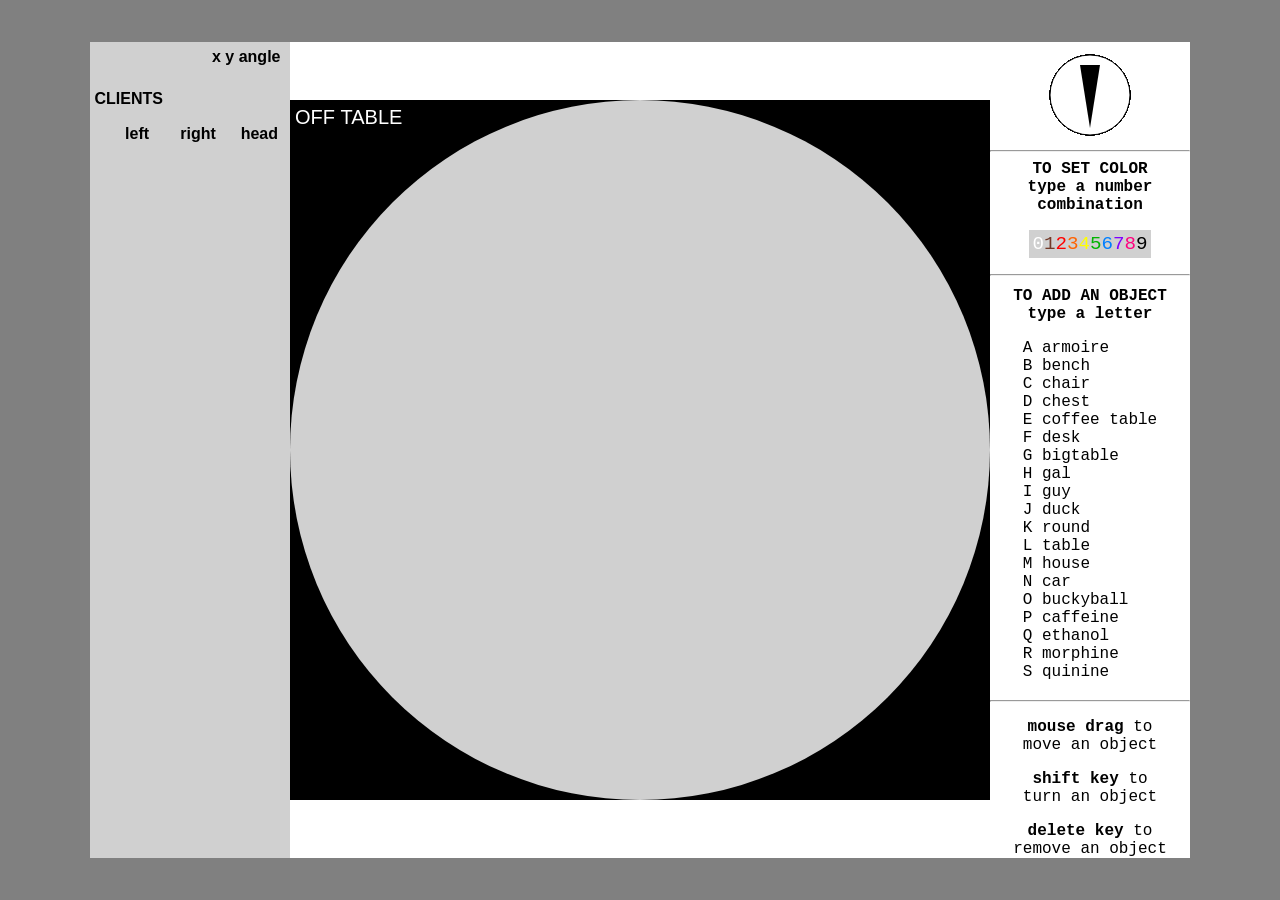
<file: wizard.html>
<body bgcolor=#808080>
<TABLE width=100% height=100%><TR align=center valign=middle><TD>

<table bgcolor=white border=0 cellpadding=0 cellspacing=0>
<tr>
<td valign=top width=200 id=datalog bgcolor=#d0d0d0>
<td>
   <canvas id=canvas1></canvas>
<td valign=top width=200>
   <font face=courier><b>
   <center><canvas id=angleCanvas width=100 height=100</canvas>
   <hr>
   <center></b>
   <div id=palette></div>
   <p>
      <hr>
      <p> <b>mouse drag</b> to
      <br>move an object
      <p> <b>shift key</b> to
      <br>turn an object
      <p> <b>delete key</b> to
      <br>remove an object
</table>

</TABLE>
<script src=server/client.js></script>
<script src=js/wizard/things.js></script>
<script src=js/wizard/lib.js></script>
<script style='width:100%'>

   // START SPEECH RECOGNITION

   let speechRecognition = new webkitSpeechRecognition();
   speechRecognition.continuous = true;
   speechRecognition.lang = 'en-US';
   speechRecognition.interimResults = false;
   speechRecognition.maxAlternatives = 1;
   speechRecognition.onresult = e => console.log(window.speech = e.results[e.resultIndex][0].transcript);
   speechRecognition.onend = () => speechRecognition.start();
   speechRecognition.start();

   // MAKE A LIST OF SPEECH-RECOGNIZABLE THINGS

   let things_and_groups = {};
      for (let thing in things)
	 things_and_groups[thing] = 1;
      for (let groupName in groups)
	 things_and_groups[groupName] = 1;

   // SET THE SIZE OF THE DISPLAY CANVAS

   canvas1.width  = canvasWidth;
   canvas1.height = canvasWidth;

   let cr = canvasWidth/2;

   // DECLARE VARIABLES

   let colorIndex = 0, currentColor = 'white',
       angleIndex = 0, currentAngle = 0;
   let w = canvas1.width, h = canvas1.height;
   let isDown = false, id = -1, pp, isShift = false, isMinus = false;
   let speakingClient, activeClient = [];
   let debug = false;

   // STANDARD COLORS AND A FUNCTION TO CONVERT RGB TO HEX CODE

   let color = 'white brown red orange yellow green blue magenta violet black'.split(' ');
   let rgb = [[1,1,1],[.2,.05,.025],[1,0,0],[1,.15,0],[1,1,0],[0,.5,0],[0,.25,1],[.25,0,1],[1,0,.25],[0,0,0]];
   let hx1 = n => '0123456789abcdef'.charAt(n);
   let hx2 = n => hx1(n>>4) + hx1(n&15);
   let hx3 = r => hx2(255 * Math.sqrt(r) >> 0);
   let hex = rgb => '#' + hx3(rgb[0]) + hx3(rgb[1]) + hx3(rgb[2]);

   {
      // SHOW THE COLOR PALETTE

      let s = '<center><hr><b>TO SET COLOR<br>type a number<br>combination</b><p>';
      s += '<table bgcolor=#d0d0d0><tr><td><big>';
      for (let n = 0 ; n < 10 ; n++)
         s += '<font color=' + hex(rgb[n]) + '>' + n + '</font>';
      s += '</table><hr>';
      currentColor = hex(rgb[0]);

      // SHOW THE OBJECT SHAPES

      s += '<table><tr><td><b><center>TO ADD AN OBJECT<br>type a letter</center></b><p>';
      let ch = 65;
      for (let name in things)
         s += '&nbsp;' + String.fromCharCode(ch++)
            + '&nbsp;' + name.replace('_',' ') + '&nbsp;</font><br>';
         s += '</table>';
      palette.innerHTML = s;
   }

   // CONNECT TO THE SERVER

   let server = new Server(2024);
   server.init('wizard', {});

   // CHANGE THE CURRENT ANGLE BY SOME DELTA

   let changeAngle = (angle, delta) => (3600 + angle + delta) % 360;
   let turn = delta => currentAngle = changeAngle(currentAngle, delta);

   // CHANGE THE CURRENT COLOR

   let setColor = rgb => {
      currentColor = hex(rgb);
      let id = find().id;
      let obj = wizard[id];
      if (obj) {
         obj.color = currentColor;
         sendObject(id);
      }
   }

   // CHECK WHETHER ANY CLIENT IS LOOKING AT THE TABLE

   let isAnyoneLookingAtTheTable = () => {
      for (let client in wizard.focus)
         if (activeClient[client] && isOnTable(wizard.focus[client].head))
            return true;
      return false;
   }

   // ADD A NEW OBJECT OF A SPECIFIED SHAPE AT THE CURSOR

   let addObject = name => {

      // FIND AN UNUSED ID

      let id = 0;
      for ( ; id < 100 ; id++)
         if (wizard[id] === undefined)
            break;

      // FIND WHERE TO PLACE THE NEW OBJECT

      let p = pp;
      let checkPart = part => {
         if (! isOnTable(p))
            for (let client in wizard.focus)
               if (activeClient[client] && isOnTable(p = findAt(wizard.focus[client][part] ).p))
                  return;
      }
      checkPart('left');
      checkPart('right');
      checkPart('head');
      p = isOnTable(p) ? p : pp;

      // SEND OBJECT DESCRIPTION TO THE SERVER

      server.send('wizard', {
         op: 'object',
         id: id,
         obj: {
            type: name,
            x: p.x+.5>>0, y: p.y+.5>>0,
            color: currentColor,
            angle: currentAngle,
         }
      });
   }

   // RESPOND TO KEYBOARD EVENTS

   let kc = [0,0,0,0,0,0,0,0,0,0];

   let mixColors = () => {
      let c = [0,0,0], n = 0;
      for (let i = 0 ; i < kc.length ; i++)
         if (kc[i]) {
            for (let j = 0 ; j < 3 ; j++)
               c[j] += 1 - rgb[i][j];
            n++;
         }
      setColor([1 - c[0]/n, 1 - c[1]/n, 1 - c[2]/n]);
      for (let i = 0 ; i < kc.length ; i++)
         kc[i] = 0;
   }

   document.addEventListener('keydown', e => {
      switch (e.key) {
      case 'Shift': isShift = true; id = findAt(pp).id; break;
      case '-': isMinus = true; break;
      }

      if (e.keyCode >= 48 && e.keyCode < 58)
         kc[e.keyCode - 48] = 1;
   });

   document.addEventListener('keyup', e => {
      switch (e.key) {
      case 'Shift': isShift = false; id = -1; break;
      case '-': isMinus = false; break;
      case 'Backspace':
         let i = findAt(pp).id;
         if (i >= 0)
            server.send('wizard', { op: 'remove', id: i })
         break;
      default:

         // IF RELEASING A NUMBER KEY

         if (e.keyCode >= 48 && e.keyCode < 58) {
            let id = e.keyCode - 48;

            // DELETE AN OBJECT IF HOLDING DOWN THE '-' KEY

            if (isMinus)
               server.send('wizard', { op: 'remove', id: id })

            // ELSE MIX COLORS BY COMBINING NUMBER KEYS

            else {
               kc[id] = 2;
               let nDown = 0;
               for (let i = 0 ; i < 10 ; i++)
                  nDown += kc[i] == 1;
               if (nDown == 0)
                  mixColors();
            }
         }

         // ELSE TYPE A LETTER KEY TO ADD AN OBJECT

         else {
            let n = 0, i = e.keyCode - 65;
            for (let name in things)
               if (n++ == i) {
                  addObject(name);
                  break;
               }
         }

         break;
     }
   });

   let sendObject = id => server.send('wizard', { op: 'object', id: id, obj: wizard[id] });

   // GET THE (X,Y) POSITION ON THE CANVAS FOR THIS EVENT

   let getP = e => {
      let r = canvas1.getBoundingClientRect();
      return { x: e.clientX - r.left, y: e.clientY - r.top };
   }

   // DETERMINE WHETHER A PIXEL IS ON THE TABLE

   let isOnTable = p => {
      if (! p)
         return false;
      let x = (p.x - canvasWidth / 2) / (canvasWidth / 2);
      let y = (p.y - canvasWidth / 2) / (canvasWidth / 2);
      return x * x + y * y < 1;
   }

   // DETERMINE WHETHER A PIXEL IS WITHIN AN OBJECT

   let isWithin = (obj, p) => {

      // ROTATE THE PIXEL AROUND THE OBJECT'S CENTER OPPOSITE TO THE OBJECT'S ROTATION

      let x = obj.x, y = obj.y, angle = obj.angle;
      let c = Math.cos(-angle * Math.PI / 180);
      let s = Math.sin(-angle * Math.PI / 180);
      let M = [ c, -s, s, c, x-c*x-s*y, y+s*x-c*y ];
      let X = M[0] * p.x + M[2] * p.y + M[4];
      let Y = M[1] * p.x + M[3] * p.y + M[5];

      // RETURN TRUE IF THE PIXEL IS IN ANY OF THE OBJECT'S COMPONENT SHAPES

      let thing = things[obj.type];
      let scale = w/2 * thingsScale;
      for (let n = 0 ; n < thing.items.length ; n++) {
         let item = thing.items[n];
         let x = scale * item.m[0] + obj.x;
         let y = scale * item.m[2] + obj.y;
         let w = scale * item.s[0];
         let h = scale * item.s[2];
         switch (item.type) {
         case 'cube':
            if (X >= x-w && X < x+w && Y > y-h && Y < y+h)
               return true;
            break;
         case 'tubeY':
         case 'sphere':
            let dx = (X - x) / w;
            let dy = (Y - y) / h;
            if (dx * dx + dy * dy < 1)
               return true;
            break;
         }
      }
      return false;
   }

   let findAt = p => {
      if (isOnTable(p))
         for (let id in wizard)
            if (isInt(id) && isWithin(wizard[id], p))
               return { id: id, p: p };
      return { id: -1, p: p };
   }

   let findPartOfClient = (part, client) => {
      let found = findAt(wizard.focus[client][part]);
      if (found.id >= 0)
         found.client = client;
      return found;
   }

   let findPart = (part, client) => {
      if (client !== undefined)
         return findPartOfClient(part, client);
      let found = { id: -1, p: { x: 0, y: 0 }, client: -1 };
      for (let client in wizard.focus)
         if (activeClient[client])
            if ((found = findPartOfClient(part, client)).id >= 0)
               break;
      return found;
   }

   let find = client => {
      let found = { id: findAt(pp).id, p: pp };
      if (found.id == -1) found = findPart('left' , client);
      if (found.id == -1) found = findPart('right', client);
      if (found.id == -1) found = findPart('head' , client);
      return found;
   }

   // ----------------------------------- RESPOND TO MOUSE EVENTS

   // ON MOUSE DOWN, TRY TO SELECT AN OBJECT

   canvas1.onmousedown = e => id = find().id;

   // ON MOUSE MOVE, DO LOTS OF THINGS

   canvas1.onmousemove = e => {
      let found = find();
      let obj = wizard[found.id];            // IF THERE IS AN OBJECT AT THE CURSOR
      if (obj) {
         currentAngle = obj.angle;           // THEN SET CURRENT ANGLE AND COLOR TO MATCH IT
         currentColor = obj.color;
      }
      if (wizard[id] !== undefined) {        // IF THERE IS A SELECTED OBJECT
         let obj = wizard[id];
         if (isShift) {                      // THEN IF SHIFT KEY IS DOWN
            turn(getP(e).x - pp.x);
            obj.angle = currentAngle;        //      THEN ROTATE SELECTED OBJECT
            sendObject(id);
         }
         else {                              //      ELSE TRANSLATE SELECTED OBJECT
            let p = getP(e);
            let x = obj.x + p.x - pp.x;
            let y = obj.y + p.y - pp.y;
            if (isOnTable({x: x, y: y})) {
               obj.x = x;
               obj.y = y;
               sendObject(id);
            }
         }
      }
      else if (isShift)                      // ELSE IF SHIFT KEY IS DOWN
         turn(getP(e).x - pp.x);             //      THEN ROTATE CURRENT ANGLE
      pp = getP(e);
   }

   // ON MOUSE UP, UNSELECT OBJECT

   canvas1.onmouseup = e => id = -1;

   // -----------------------------------

   // RETURN BLACK OR WHITE -- WHICHEVER IS MOST DIFFERENT FROM COLOR ARG

   let blackOrWhite = color => {
      let h = 0;
      for (let k = 0 ; k < 3 ; k++) {
         let c = color.charCodeAt(2*k+1);
         h += (c < 64 ? c-48 : c-96+10) * (k==0 ? 1 : k==1 ? 1.3 : .7);
      }
      return h > 30 ? 'black' : 'white';
   }

   // DRAW SOMETHING WITH A TRANSLATION + ROTATION

   let rotatedDrawing = (ctx,x,y,angle,drawingProc) => {
      let c = Math.cos(angle * Math.PI / 180);
      let s = Math.sin(angle * Math.PI / 180);
      ctx.save();
         ctx.setTransform(c, -s, s, c, x-c*x-s*y, y+s*x-c*y);
         drawingProc();
      ctx.restore();
   }

   // DRAW ONE ANIMATION FRAME

   setInterval(() => {

      // KEEP TRACK OF WHO SPOKE MOST RECENTLY

      for (let client in wizard.focus)
         if (wizard.focus[client].isSpeaking)
            speakingClient = client;

      // RESPOND TO ANY SPEECH COMMANDS IF EITHER THE CURSOR IS OVER THE TABLE
      // OR IF ANY CLIENT IS LOOKING AT THE TABLE

      if (window.speech && (isOnTable(pp) || isAnyoneLookingAtTheTable())) {

         speech = speech.toLowerCase()
                        .replace('light','white')
                        .replace('dark','black')
                        ;

         // SET THE NORTH/SOUTH/EAST/WEST POSITION OF A CLIENT AROUND THE TABLE, BUT ONLY IF
         // THE HALFWAY POINT BETWEEN THE TWO CONTROLLERS IS NEAR THE CENTER OF THE TABLE

         let seats = 'south west north east'.split(' ');
         for (let i = 0 ; i < seats.length ; i++)
            if (speech.indexOf(seats[i]) >= 0) {
               let L = wizard.focus[speakingClient].left;
               let R = wizard.focus[speakingClient].right;
               let x = (L.x + R.x) / 2 - canvasWidth / 2;
               let y = (L.y + R.y) / 2 - canvasWidth / 2;
               if (x * x + y * y < canvasWidth / 8 * canvasWidth / 8)
                  server.send('wizard', { op: 'focus', client: speakingClient, seat: i });
           }

         // ----------------- CHOOSING A SET OF OBJECTS TO WORK ON -----------------

	 // LIST ALL COLORS AND SHAPES IN THE SPEECH, IN THE ORDER THEY ARE MENTIONED

         let parsed = '' + speech;
	 let filler = '------------------------';
	 let sortItems = (items, extract) => {
	    let A = [];
	    A.minIndex = 1000;
	    for (let item in items) {
	       let match = extract(item);
	       let i = parsed.indexOf(match);
	       if (i >= 0) {
	          A.minIndex = Math.min(A.minIndex, i);
		  A.push([i, item]);
		  parsed = parsed.substring(0, i)
		         + filler.substring(0, match.length)
			 + parsed.substring(i + match.length);
	       }
	    }
	    A.sort((a,b) => a[0] - b[0]);
	    for (let i = 0 ; i < A.length ; i++)
	       A[i] = A[i][1];
            return A;
	 }

	 let C = sortItems(color , c => color[c]);
	 let S = sortItems(things_and_groups, name => name);

	 let matches = (obj, key) => {
	    if (obj.type == key)
	       return true;
	    if (groups[key])
	       for (let type in groups[key])
	          if (obj.type == type)
		     return true;
            return false;
	 }

         // MAKE A LIST OF OBJECT IDS IN VARIOUS WAYS IN RESPONSE TO SPEECH

         let idList = [];

         // LIST EVERY OBJECT

	 if (speech.indexOf('everything') >= 0) {
	    S.minIndex = Math.min(S.minIndex, speech.indexOf('everything'));
            for (let id in wizard)
               idList.push(id);
         }

         // OR LIST MULTIPLE OBJECTS OF A GIVEN SHAPE

         else if (speech.indexOf('every') >= 0 && S.length > 0) {
            for (let id in wizard)            // OR ELSE EVERY OBJECT OF A GIVEN SHAPE
               if (matches(wizard[id], S[0]))
                  idList.push(id);

            if (C.length && C.minIndex < S.minIndex) {   // THEN OPTIONALLY FILTER BY COLOR
               let newList = [];
               for (let i = 0 ; i < idList.length ; i++) {
                  let id = idList[i], obj = wizard[id];
                  if (obj.color === hex(rgb[C[0]]))
                     newList.push(id);
               }
               idList = newList;
            }
         }

         // OR LIST A SINGLE OBJECT WITH GIVEN COLOR AND SHAPE

         else if (C.length && S.length && C.minIndex < S.minIndex) {
            for (let id in wizard)
               if (matches(wizard[id], S[0]) && wizard[id].color == hex(rgb[C[0]])) {
                  idList.push(id);
                  break;
               }
         }

         // OR LIST A SINGLE OBJECT WITH GIVEN SHAPE

         else if (S.length) {
            for (let id in wizard)
               if (matches(wizard[id], S[0])) {
                  idList.push(id);
                  break;
               }
         }

         // OR LIST THE OBJECT BEING POINTED AT

         else {
            let id = find(speakingClient).id;
            if (id >= 0)
               idList.push(id);
         }

         // ----------------- OPERATIONS ON OBJECTS -----------------

         // REMOVE OBJECTS

	 // "remove every green table"
	 // "remove the chair"

         if (speech.indexOf('remove') >= 0)
            for (let i = 0 ; i < idList.length ; i++)
               server.send('wizard', { op: 'remove', id: idList[i] });

         // SET COLOR

         let isColor = false;
         for (let i = 0 ; i < color.length ; i++)
            if (kc[i] = speech.indexOf(color[i]) >= 0)
               isColor = true;
         if (isColor)
            mixColors();

         // ADD AN OBJECT

	 // "add a blue table"
	 // "add a chair"

         if (speech.indexOf('add') >= 0 ||
             speech.indexOf('and') >= 0 ||
             speech.indexOf('had') >= 0 ||
             speech.indexOf('at')  >= 0 ) {
            if (S.length > 0) {
	       let success = false;
	       for (let name in things)
	          if (S[0] == name) {
                     addObject(name);
	             success = true;
                     break;
	          }
               if (! success) {
	          for (let groupName in groups)
		     if (S[0] == groupName) {
		        let group = groups[groupName], groupSize = 0, count = 0;
			for (let type in group)
			   groupSize++;
                        let randomSelection = groupSize * Math.random() >> 0;
			for (let type in group)
			   if (count++ == randomSelection) {
                              addObject(type);
			      break;
                           }
		        break;
		     }
	}
	    }
         }

         // MOVE OBJECTS FORWARD, BACK, LEFT OR RIGHT

	 // "move every desk left three feet"
	 // "move the blue chair back"

         if (speech.indexOf('move') >= 0) {
            let dir = 'forward left back right'.split(' ');
            for (let n = 0 ; n < dir.length ; n++)
               if (speech.indexOf(dir[n]) >= 0) {
                  let dist = 1;
                  let j = speech.search(/[0-9]/);
                  if (j >= 0)
                     dist = parseInt(speech.substring(j));
                  dist *= canvasWidth / 4 * thingsScale;
                  for (let i = 0 ; i < idList.length ; i++) {
                     let id = idList[i], obj = wizard[id];
                     let angle = obj.angle + 90 * n;
                     obj.y = obj.y + dist * Math.cos(angle * Math.PI / 180);
                     obj.x = obj.x + dist * Math.sin(angle * Math.PI / 180);
                     sendObject(id);
                  }
               }
         }

         // TURN OBJECTS

	 // "turn the blue chair left 45 degrees"
	 // "turn everything"
	 // "turn every table 60 degrees"

         if (speech.indexOf('turn') >= 0) {
            let sgn = speech.indexOf('left') >= 0 ? 1 : -1;
            let delta = 90;
            let j = speech.search(/[0-9]/);
            if (j >= 0)
               delta = parseInt(speech.substring(j));
            for (let i = 0 ; i < idList.length ; i++) {
               let id = idList[i], obj = wizard[id];
               obj.angle = changeAngle(obj.angle, sgn * delta);
               sendObject(id);
            }
         }

         // RELOCATE THE OBJECT THAT I AM LOOKING AT TO WHERE I AM POINTING

         if (speech.indexOf('put that there') >= 0) {
            let H = findPart('head', speakingClient);
            if (H.client >= 0) {
               let P = wizard.focus[H.client].left;
               if (! isOnTable(P))
                  P = wizard.focus[H.client].right;
               if (isOnTable(P)) {
                  let id = H.id, obj = wizard[id];
                  obj.x = P.x;
                  obj.y = P.y;
                  sendObject(id);
               }
            }
         }

         // COPY THE OBJECT THAT I AM LOOKING AT TO WHERE I AM POINTING

         if (speech.indexOf('copy') >= 0) {
            let H = findPart('head', speakingClient);
            if (H.client >= 0) {
               let P = wizard.focus[H.client].left;
               if (! isOnTable(P))
                  P = wizard.focus[H.client].right;
               if (isOnTable(P)) {
                  let id = H.id, obj = wizard[id];
		  addObject(obj.type);
               }
            }
         }

	 // TRANSFORM THE SHAPE OR COLOR OF AN OBJECT

	 if (speech.indexOf('make') >= 0) {

	    // TRANSFORM THE COLOR OF OBJECTS

	    // "make every table green"

	    if (C.length == 1 && S.length > 0 && C.minIndex > S.minIndex) {
	       for (let id in wizard)
	          if (matches(wizard[id], S[0])) {
	             wizard[id].color = hex(rgb[C[0]]);
                     sendObject(id);
                  }
	    }

	    // "make every red object green"
	    // "make every red desk green"
	    // "make the red desk green"

	    if (C.length == 2) {
	       for (let id in wizard)
	          if (S.length == 0) {
	             if (wizard[id].color == hex(rgb[C[0]])) {
	                wizard[id].color = hex(rgb[C[1]]);
                        sendObject(id);
                     }
                  }
	          else if (wizard[id].type == S[0] && wizard[id].color == hex(rgb[C[0]])) {
	             wizard[id].color = hex(rgb[C[1]]);
                     sendObject(id);
                  }
            }

	    // "make everything green"
	    // "make every desk green"
	    // "make the blue chair yellow"

	    if (C.length == 1 && C.minIndex > S.minIndex) {
	       for (let id in wizard)
	          if (S.length == 0) {
	             wizard[id].color = hex(rgb[C[0]]);
                     sendObject(id);
                  }
	          else if (wizard[id].type == S[0]) {
	             wizard[id].color = hex(rgb[C[0]]);
                     sendObject(id);
                  }
            }

	    // TRANSFORM THE SHAPE OF OBJECTS

	    // "make every desk a chair"
	    // "make every green desk a chair"

	    if (S.length == 2) {
	       for (let id in wizard) {
	          if (C.length == 0) {
	             if (wizard[id].type == S[0]) {
	                wizard[id].type = S[1];
                        sendObject(id);
                     }
                  }
	          else if (wizard[id].type == S[0] && wizard[id].color == hex(rgb[C[0]])) {
	             wizard[id].type = S[1];
                     sendObject(id);
                  }
               }
            }
	 }

         speech = '';
      }

      // INCORPORATE STATE DATA THAT WAS RELAYED BY THE SERVER

      server.sync('wizard', msgs => {
         for (let msgID in msgs) {
            let msg = msgs[msgID];
            switch (msg.op) {
            case 'remove':
               delete wizard[msg.id];
               break;
            case 'speaking':
               wizard.focus[msg.client].isSpeaking = msg.status;
               break;
            case 'focus':
               let client = msg.client;
               if (! wizard.focus)
                  wizard.focus = {};
               if (msg.remove) {
                  delete wizard.focus[client];
                  delete activeClient[client];
               }
               else {
                  if (! wizard.focus[client])
                     wizard.focus[client] = { seat: 0, isSpeaking: false };
                  if (msg.seat !== undefined)
                     wizard.focus[client].seat = msg.seat;
                  else {
                     activeClient[client] = 100;
                     if (! wizard.focus[client][msg.part])
                        wizard.focus[client][msg.part] = {};
                     wizard.focus[client][msg.part].x = msg.value.x;
                     wizard.focus[client][msg.part].y = msg.value.y;
                     wizard.focus[client][msg.part].down = msg.value.down;
                  }
               }
               break;
            case 'object':
               wizard[msg.id] = msg.obj;
               break;
            }
         }
      });

      // MAKE THE PEOPLE MOVE

      let turnAwayFrom = (obj, p) => {
         let dx = p.x - obj.x;
         let dy = p.y - obj.y;
	 let d = Math.sqrt(dx * dx + dy * dy);
	 if (d < .3 * cr) {
	    let dir = Math.atan2(dx, dy) * 180 / Math.PI;
	    while (dir - obj.angle > 180) dir -= 360;
	    while (obj.angle - dir > 180) dir += 360;
	    let da = dir - obj.angle;
	    let s = Math.sign(da);
	    da = Math.abs(da);
	    if (da < 150)
               obj.angle = changeAngle(obj.angle, -.03 * s * Math.max(da, 10));
	 }
      }

      for (let id in wizard) {
         let obj = wizard[id];
	 if (obj.type == 'guy' || obj.type == 'gal') {
	    obj.x += Math.sin(obj.angle * Math.PI / 180);
	    obj.y += Math.cos(obj.angle * Math.PI / 180);
	    for (let i in wizard)
	       if (i != id)
		  turnAwayFrom(obj, wizard[i]);
	    let x = obj.x / cr - 1;
	    let y = obj.y / cr - 1;
	    let r = Math.sqrt(x * x + y * y);
	    let edgePoint = { x: cr * (x / r + 1),
	                      y: cr * (y / r + 1) };
	    turnAwayFrom(obj, edgePoint);
	    sendObject(id);
	 }
      }

      // FOR EACH CLIENT, DETERMINE WHAT OBJECT THAT CLIENT IS POINTING TO, IF ANY

      let parts = 'left right head'.split(' ');
      for (let client in wizard.focus)
         if (activeClient[client]) {
            let focus = wizard.focus[client];
            for (let i = 0 ; i < parts.length ; i++) {
               let part = parts[i];
               if (focus[part]) {
                  let id = focus[part].id;
                  focus[part].id = findAt(focus[part]).id;
                  if (focus[part].id != id)
                     server.send('wizard', { op    : 'focus',
                                             client: client,
                                             part  : part,
                                             value : focus[part] });
               }
            }
         }

      // ADD DISK DRAWING METHODS TO A CANVAS 2D DRAWING CONTEXT

      let addMethods = ctx => {
         ctx.strokeDisk = (x,y,r) => { ctx.beginPath(); ctx.arc(x,y,r,0,2*Math.PI); ctx.stroke(); }
         ctx.fillDisk   = (x,y,r) => { ctx.beginPath(); ctx.arc(x,y,r,0,2*Math.PI); ctx.fill  (); }
         return ctx;
      }

      let s = '<TABLE><TR><TD><font face=helvetica>';
      s += '<table cellspacing=0 cellpadding=3>';
      s += '<tr><td><td width=104><th>x y angle';
      for (let id in wizard)
         if (isInt(id)) {
            let obj = wizard[id];
            let fc = '<font color=' + obj.color + '>';
            s += '<tr>'
               +     '<td valign=top><font color=black>' + id
               +     '<td valign=top><font color=black>' + obj.type.replace(' ','_')
               +     '<td><center><table cellpadding=0 cellspacing=0 border=1 bordercolor='
               +         obj.color + '><tr><td>' + (obj.x>>0) + '&nbsp;' + (obj.y>>0) + '&nbsp;' + (obj.angle>>0)
               +         '</table></center>';
         }
      s += '</table>';
      s += '<br></TABLE><font face=helvetica>';
      s += '<b>&nbsp;CLIENTS</b><p>';
      s += '<table cellspacing=0><tr><th width=15>&nbsp;<th width=60>left<th width=60>right<th width=60>head';
      for (let client in wizard.focus) {
         if (! activeClient[client])
            continue;
         let focus = wizard.focus[client];
         let fc = '<font color=' + color[client] + '>';
         s += '<tr bgcolor=' + ( focus.isSpeaking         ? 'black'   :
                                 client == speakingClient ? '#a0a0a0' :
                                                            '#d0d0d0' ) + '>'

            + '<td align=center><small>' + fc + client
            + '<td align=center><small>' + fc + focus.left.x  + ',' + focus.left.y
            + '<td align=center><small>' + fc + focus.right.x + ',' + focus.right.y
            + '<td align=center><small>' + fc + (focus.head ? focus.head.x : '---')
                                        + ',' + (focus.head ? focus.head.y : '---')
            + '<br></small>';
      }
      s += '</table></TABLE>';
      datalog.innerHTML = s;

      // DRAW THE ANGLE+COLOR INDICATOR

      let x = 50, y = 53;
      let actx = addMethods(angleCanvas.getContext('2d'));
      actx.fillStyle = currentColor;
      actx.fillDisk(x,y,40);
      actx.strokeStyle = 'black';
      actx.stroke();
      actx.fillStyle = blackOrWhite(currentColor);
      rotatedDrawing(actx, x,y,currentAngle, () => {
         actx.beginPath();
         actx.moveTo(x-10,y-30);
         actx.lineTo(x+10,y-30);
         actx.lineTo(x,y+33);
         actx.fill();
      });

      // DRAW THE BACKGROUND

      let ctx = addMethods(canvas1.getContext('2d'));
      ctx.fillStyle = 'black';
      ctx.fillRect(0,0,w,h);
      ctx.font = '20px Helvetica';
      ctx.fillStyle = 'white';
      ctx.textAlign = 'left';
      ctx.fillText(isOnTable(pp) ? 'ON TABLE' : 'OFF TABLE', 5, 24);
      ctx.fillStyle = '#d0d0d0';
      ctx.fillDisk(w/2,h/2,w/2);

      // DRAW ALL THE OBJECTS

      let textHeight = 12;
      ctx.font = textHeight + 'px Courier';
      ctx.textAlign = 'center';
      ctx.textVerticalAlign = 'center';
      ctx.fillStyle = currentColor;
      for (let id in wizard)
         if (isInt(id)) {

            // DRAW THE OBJECT AS COLORED ROTATED POLYGONS

            let obj = wizard[id];
            let thing = things[obj.type];
            let scale = w/2 * thingsScale;
            rotatedDrawing(ctx, obj.x, obj.y, obj.angle, () => {
               for (let n = 0 ; n < thing.items.length ; n++) {
                  let item = thing.items[n];
                  let x = scale * item.m[0] + obj.x;
                  let y = scale * item.m[2] + obj.y;
                  let w = scale * item.s[0];
                  let h = scale * item.s[2];
                  ctx.lineWidth = 2;
                  ctx.strokeStyle = obj.color;
                  switch (item.type) {
                  case 'cube':
                     ctx.strokeRect(x-w,y-h,2*w,2*h);
                     break;
                  case 'tubeY':
                  case 'sphere':
                     ctx.beginPath();
                     ctx.ellipse(x,y,w,h,0,0,2*Math.PI);
                     ctx.stroke();
                     break;
                  }
               }
            });

            // SHOW THE OBJECT'S SHAPE

            if (obj.type) {
               ctx.fillStyle = 'black';
               let lines = obj.type.split(' ');
               let y = n => (textHeight+2) * (n + 3/4 - lines.length/2);
               for (let n = 0 ; n < lines.length ; n++)
                  ctx.fillText(lines[n],obj.x,obj.y+y(n));
            }
         }

      // SHOW THE CLIENT FOCUS FOR ALL CLIENTS

      for (let client = 0 ; client < activeClient.length ; client++) {
         if (! activeClient[client] || client == clientID)
            continue;
         if (--activeClient[client] == 0) {
            delete wizard.focus[client];
            delete activeClient[client];
            continue;
         }

         // REMOVE ANY INACTIVE CLIENTS FROM STATE

         let isActiveClient = client => {
            for (let n = 0 ; n < clients.length ; n++)
               if (client == clients[n])
                  return true;
            return client != clientID;
         }

         if (! isActiveClient(client)) {
            server.send('wizard', { op: 'focus', client: client, remove: true });
            continue;
         }

         // SHOW POSITIONS OF LEFT, RIGHT, HEAD FOR THIS CLIENT

         ctx.strokeStyle = hex(rgb[client]);
         ctx.fillStyle = hex(rgb[client]) + '40';
         let focus = wizard.focus[client];
         for (let part in focus) {
	    let r = cr / 50;
            let data = focus[part];
            switch (part) {
            case 'head':
               ctx.fillRect(data.x - .35*r, data.y - 2*r, .7*r, 4*r);
               ctx.fillRect(data.x - 2*r, data.y - .35*r, 4*r, .7*r);
               break;
            case 'left':
            case 'right':
               ctx.fillDisk(data.x - r, data.y - r, 2*r, 2*r);
               if (data.down)
                  ctx.strokeDisk(data.x - r, data.y - r, 2*r, 2*r);
               break;
            }
         }
      }
   }, 30);
</script>
</file>
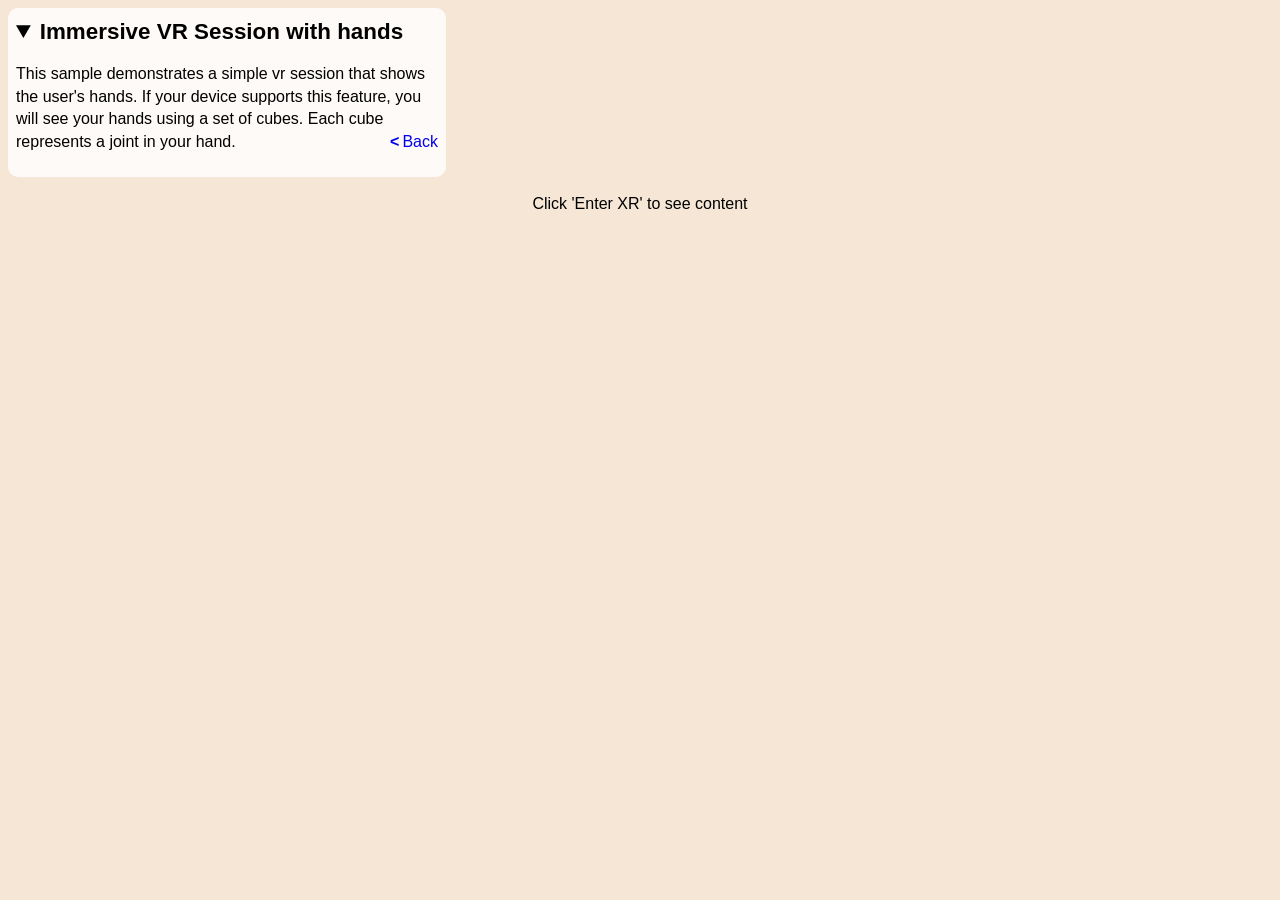
<file: proposals/immersive-hands.html>
<!DOCTYPE html>
<!--
Copyright 2020 The Immersive Web Community Group

Permission is hereby granted, free of charge, to any person obtaining a copy of
this software and associated documentation files (the "Software"), to deal in
the Software without restriction, including without limitation the rights to
use, copy, modify, merge, publish, distribute, sublicense, and/or sell copies of
the Software, and to permit persons to whom the Software is furnished to do so,
subject to the following conditions:

The above copyright notice and this permission notice shall be included in all
copies or substantial portions of the Software.

THE SOFTWARE IS PROVIDED "AS IS", WITHOUT WARRANTY OF ANY KIND, EXPRESS OR
IMPLIED, INCLUDING BUT NOT LIMITED TO THE WARRANTIES OF MERCHANTABILITY, FITNESS
FOR A PARTICULAR PURPOSE AND NONINFRINGEMENT. IN NO EVENT SHALL THE AUTHORS OR
COPYRIGHT HOLDERS BE LIABLE FOR ANY CLAIM, DAMAGES OR OTHER LIABILITY, WHETHER
IN AN ACTION OF CONTRACT, TORT OR OTHERWISE, ARISING FROM, OUT OF OR IN
CONNECTION WITH THE SOFTWARE OR THE USE OR OTHER DEALINGS IN THE SOFTWARE.
-->
<html>
  <head>
    <meta charset="utf-8" />
    <meta
      name="viewport"
      content="width=device-width, initial-scale=1, user-scalable=no"
    />
    <meta name="mobile-web-app-capable" content="yes" />
    <meta name="apple-mobile-web-app-capable" content="yes" />
    <link
      rel="icon"
      type="image/png"
      sizes="32x32"
      href="../favicon-32x32.png"
    />
    <link
      rel="icon"
      type="image/png"
      sizes="96x96"
      href="../favicon-96x96.png"
    />
    <link rel="stylesheet" href="../css/common.css" />

    <title>Immersive Session with hands</title>
  </head>

  <body>
    <header>
      <details open>
        <summary>Immersive VR Session with hands</summary>
        <p>
          This sample demonstrates a simple vr session that shows the user's
          hands. If your device supports this feature, you will see your hands
          using a set of cubes. Each cube represents a joint in your hand.
          <a class="back" href="./">Back</a>
        </p>
      </details>
    </header>
    <main style="text-align: center">
      <p>Click 'Enter XR' to see content</p>
    </main>
    <script type="module">
      import { WebXRButton } from "../js/util/webxr-button.js";
      import { Scene } from "../js/render/core/scene.js";
      import { Node } from "../js/render/core/node.js";
      import {
        Renderer,
        createWebGLContext,
      } from "../js/render/core/renderer.js";
      import { Gltf2Node } from "../js/render/nodes/gltf2.js";
      import { SkyboxNode } from "../js/render/nodes/skybox.js";
      import { BoxBuilder } from "../js/render/geometry/box-builder.js";
      import { PbrMaterial } from "../js/render/materials/pbr.js";
      import { QueryArgs } from "../js/util/query-args.js";
      import { mat4 } from "../js/render/math/gl-matrix.js";

      // XR globals.
      let xrButton = null;
      let xrRefSpace = null;
      let boxes_left = [];
      let boxes_right = [];
      let boxes = { left: boxes_left, right: boxes_right };
      let isAR = false;
      let radii = new Float32Array(XRHand.LITTLE_PHALANX_TIP + 1);
      let positions = new Float32Array(16 * (XRHand.LITTLE_PHALANX_TIP + 1));

      // WebGL scene globals.
      let gl = null;
      let renderer = null;
      let scene = new Scene();
      scene.addNode(new Gltf2Node({ url: "../media/gltf/space/space.gltf" }));
      scene.addNode(
        new SkyboxNode({ url: "../media/textures/milky-way-4k.png" })
      );

      function addBox(x, y, z, r, g, b, box_list, offset) {
        let boxBuilder = new BoxBuilder();
        boxBuilder.pushCube([0, 0, 0], 1.5 * 0.01);
        let boxPrimitive = boxBuilder.finishPrimitive(renderer);
        let boxMaterial = new PbrMaterial();
        boxMaterial.baseColorFactor.value = [r, g, b, 1];
        let boxRenderPrimitive = renderer.createRenderPrimitive(
          boxPrimitive,
          boxMaterial
        );
        let boxNode = new Node();
        boxNode.addRenderPrimitive(boxRenderPrimitive);
        // Marks the node as one that needs to be checked when hit testing.
        boxNode.selectable = true;
        box_list.push({
          node: boxNode,
          renderPrimitive: boxRenderPrimitive,
          position: [x, y, z],
          offset: offset,
        });
      }

      function initHands() {
        for (const box of boxes_left) {
          scene.removeNode(box.node);
        }
        for (const box of boxes_right) {
          scene.removeNode(box.node);
        }
        boxes_left = [];
        boxes_right = [];
        boxes = { left: boxes_left, right: boxes_right };
        if (typeof XRHand !== "undefined") {
          for (let i = 0; i <= XRHand.LITTLE_PHALANX_TIP; i++) {
            const r = 0.6 + Math.random() * 0.4;
            const g = 0.6 + Math.random() * 0.4;
            const b = 0.6 + Math.random() * 0.4;
            addBox(0, 0, 0, r, g, b, boxes_left, i);
            addBox(0, 0, 0, r, g, b, boxes_right, i);
          }
        }
      }

      // Checks to see if WebXR is available and, if so, queries a list of
      // XRDevices that are connected to the system.
      function initXR() {
        // Adds a helper button to the page that indicates if any XRDevices are
        // available and let's the user pick between them if there's multiple.
        xrButton = new WebXRButton({
          onRequestSession: onRequestSession,
          onEndSession: onEndSession,
        });
        document.querySelector("header").appendChild(xrButton.domElement);

        // Is WebXR available on this UA?
        if (navigator.xr) {
          // If the device allows creation of exclusive sessions set it as the
          // target of the 'Enter XR' button.
          navigator.xr.isSessionSupported("immersive-vr").then((supported) => {
            if (supported) xrButton.enabled = supported;
            else
              navigator.xr
                .isSessionSupported("immersive-ar")
                .then((supported) => {
                  isAR = true;
                  xrButton.enabled = supported;
                });
          });
        }
      }

      // Called when the user selects a device to present to. In response we
      // will request an exclusive session from that device.
      function onRequestSession() {
        return navigator.xr
          .requestSession(isAR ? "immersive-ar" : "immersive-vr", {
            optionalFeatures: ["local-floor", "bounded-floor", "hand-tracking"],
          })
          .then(onSessionStarted);
      }

      // Called when we've successfully acquired a XRSession. In response we
      // will set up the necessary session state and kick off the frame loop.
      function onSessionStarted(session) {
        // This informs the 'Enter XR' button that the session has started and
        // that it should display 'Exit XR' instead.
        xrButton.setSession(session);

        // Listen for the sessions 'end' event so we can respond if the user
        // or UA ends the session for any reason.
        session.addEventListener("end", onSessionEnded);

        session.addEventListener("visibilitychange", (e) => {
          // remove hand controller while blurred
          if (e.session.visibilityState === "visible-blurred") {
            for (const box of boxes["left"]) {
              scene.removeNode(box.node);
            }
            for (const box of boxes["right"]) {
              scene.removeNode(box.node);
            }
          }
        });

        // Create a WebGL context to render with, initialized to be compatible
        // with the XRDisplay we're presenting to.
        gl = createWebGLContext({
          xrCompatible: true,
        });

        // Create a renderer with that GL context (this is just for the samples
        // framework and has nothing to do with WebXR specifically.)
        renderer = new Renderer(gl);

        initHands();

        // Set the scene's renderer, which creates the necessary GPU resources.
        scene.setRenderer(renderer);

        // Use the new WebGL context to create a XRWebGLLayer and set it as the
        // sessions baseLayer. This allows any content rendered to the layer to
        // be displayed on the XRDevice.
        session.updateRenderState({ baseLayer: new XRWebGLLayer(session, gl) });

        // Get a frame of reference, which is required for querying poses. In
        // this case an 'local' frame of reference means that all poses will
        // be relative to the location where the XRDevice was first detected.
        session.requestReferenceSpace("local").then((refSpace) => {
          xrRefSpace = refSpace.getOffsetReferenceSpace(
            new XRRigidTransform({ x: 0, y: 1.5, z: 0 })
          );

          // Inform the session that we're ready to begin drawing.
          session.requestAnimationFrame(onXRFrame);
        });
      }

      // Called when the user clicks the 'Exit XR' button. In response we end
      // the session.
      function onEndSession(session) {
        session.end();
      }

      // Called either when the user has explicitly ended the session (like in
      // onEndSession()) or when the UA has ended the session for any reason.
      // At this point the session object is no longer usable and should be
      // discarded.
      function onSessionEnded(event) {
        xrButton.setSession(null);

        // In this simple case discard the WebGL context too, since we're not
        // rendering anything else to the screen with it.
        renderer = null;
      }

      function updateInputSources(session, frame, refSpace) {
        if (session.visibilityState === "visible-blurred") {
          return;
        }
        for (let inputSource of session.inputSources) {
          let offset = 0;
          if (!inputSource.hand) {
            continue;
          } else {
            for (const box of boxes[inputSource.handedness]) {
              scene.removeNode(box.node);
            }

            if (
              typeof frame.fillJointRadii !== "function" ||
              typeof frame.fillPoses !== "function"
            ) {
              for (const box of boxes[inputSource.handedness]) {
                let jointPose = null;
                if (inputSource.hand[box.offset] !== null) {
                  jointPose = frame.getJointPose(
                    inputSource.hand[box.offset],
                    refSpace
                  );
                }

                if (jointPose !== null) {
                  scene.addNode(box.node);
                  box.node.translation = [
                    jointPose.transform.position.x,
                    jointPose.transform.position.y,
                    jointPose.transform.position.z,
                    jointPose.transform.position.w,
                  ];
                  box.node.rotation = [
                    jointPose.transform.orientation.x,
                    jointPose.transform.orientation.y,
                    jointPose.transform.orientation.z,
                    jointPose.transform.orientation.w,
                  ];
                  let jointRadius = jointPose.radius * 100;
                  if (jointRadius !== null) {
                    box.node.scale = [jointRadius, jointRadius, jointRadius];
                  } else {
                    // for fingertips
                    box.node.scale = [0.5, 0.5, 0.5];
                  }
                }
              }
            } else {
              let pose = frame.getPose(inputSource.targetRaySpace, refSpace);
              if (pose === undefined) {
                console.log("no pose");
              }

              if (!frame.fillJointRadii(inputSource.hand, radii)) {
                console.log("no fillJointRadii");
                continue;
              }
              if (!frame.fillPoses(inputSource.hand, refSpace, positions)) {
                console.log("no fillPoses");
                continue;
              }
              for (const box of boxes[inputSource.handedness]) {
                scene.addNode(box.node);
                let matrix = positions.slice(offset, offset + 16);
                offset += 16;
                let jointRadius = radii[box.offset] * 100;
                if (jointRadius === null) {
                  // for fingertips
                  jointRadius = 1;
                }
                mat4.getTranslation(box.node.translation, matrix);
                mat4.getRotation(box.node.rotation, matrix);
                box.node.scale = [jointRadius, jointRadius, jointRadius];
              }
            }
          }
        }
      }

      // Called every time the XRSession requests that a new frame be drawn.
      function onXRFrame(t, frame) {
        let session = frame.session;

        // Per-frame scene setup. Nothing WebXR specific here.
        scene.startFrame();

        // Inform the session that we're ready for the next frame.
        session.requestAnimationFrame(onXRFrame);

        updateInputSources(session, frame, xrRefSpace);

        // Get the XRDevice pose relative to the Frame of Reference we created
        // earlier.
        let pose = frame.getViewerPose(xrRefSpace);

        // Getting the pose may fail if, for example, tracking is lost. So we
        // have to check to make sure that we got a valid pose before attempting
        // to render with it. If not in this case we'll just leave the
        // framebuffer cleared, so tracking loss means the scene will simply
        // disappear.
        if (pose) {
          let glLayer = session.renderState.baseLayer;

          // If we do have a valid pose, bind the WebGL layer's framebuffer,
          // which is where any content to be displayed on the XRDevice must be
          // rendered.
          gl.bindFramebuffer(gl.FRAMEBUFFER, glLayer.framebuffer);

          // Clear the framebuffer
          gl.clear(gl.COLOR_BUFFER_BIT | gl.DEPTH_BUFFER_BIT);

          // Loop through each of the views reported by the frame and draw them
          // into the corresponding viewport.
          for (let view of pose.views) {
            let viewport = glLayer.getViewport(view);
            gl.viewport(
              viewport.x,
              viewport.y,
              viewport.width,
              viewport.height
            );

            // Draw this view of the scene. What happens in this function really
            // isn't all that important. What is important is that it renders
            // into the XRWebGLLayer's framebuffer, using the viewport into that
            // framebuffer reported by the current view, and using the
            // projection matrix and view transform from the current view.
            // We bound the framebuffer and viewport up above, and are passing
            // in the appropriate matrices here to be used when rendering.
            scene.draw(view.projectionMatrix, view.transform);
          }
        } else {
          // There's several options for handling cases where no pose is given.
          // The simplest, which these samples opt for, is to simply not draw
          // anything. That way the device will continue to show the last frame
          // drawn, possibly even with reprojection. Alternately you could
          // re-draw the scene again with the last known good pose (which is now
          // likely to be wrong), clear to black, or draw a head-locked message
          // for the user indicating that they should try to get back to an area
          // with better tracking. In all cases it's possible that the device
          // may override what is drawn here to show the user it's own error
          // message, so it should not be anything critical to the application's
          // use.
        }

        // Per-frame scene teardown. Nothing WebXR specific here.
        scene.endFrame();
      }

      // Start the XR application.
      initXR();
    </script>
  </body>
</html>
</file>
<file: hw10/style.css>
/* HW10: an illustrated essay. System fonts only, no external files. */

/* Colour tokens. Figures take every colour from these, through the classes below, never as a literal. */
:root {
  color-scheme: light dark;
  --bg: #fbfaf7;
  --ink: #1d1d1f;
  --muted: #5b6066;
  --line: #d2cfc7;
  --accent: #1a5fb4;
  --warn: #9a5a00;
  --danger: #b3261e;
  --fig-bg: #f1eee7;
}
@media (prefers-color-scheme: dark) {
  :root {
    --bg: #15171a;
    --ink: #ecebe8;
    --muted: #a6aab0;
    --line: #3b4046;
    --accent: #7db1f5;
    --warn: #e3ab4f;
    --danger: #f28b82;
    --fig-bg: #1e2125;
  }
}

* { box-sizing: border-box; }
html { -webkit-text-size-adjust: 100%; text-size-adjust: 100%; }
body {
  margin: 0;
  padding: 0 1rem 4rem;
  background: var(--bg);
  color: var(--ink);
  font: 1.25rem/1.5 system-ui, -apple-system, "Segoe UI", Roboto, "Helvetica Neue", Arial, sans-serif;
  overflow-wrap: break-word;
}

/* The type scale at a 1280 px window: body 20, h1 44, h2 30, scene titles 26, figure captions and buttons 16.
   Every heading is larger than the body text. */
main { max-width: 72rem; margin: 0 auto; }
h1, h2 { line-height: 1.2; font-weight: 700; }
h1 { font-size: clamp(2rem, 6vw, 2.75rem); margin: 1.25rem 0 .5rem; letter-spacing: -0.01em; }
h2 { font-size: 1.875rem; margin: 0 0 1rem; }
h2.scene-title { font-size: 1.625rem; margin: 0 0 1rem; }
p { margin: 0 0 1em; }
ul { margin: 0 0 1em; padding-left: 1.4em; }
main li + li { margin-top: .4em; }
a { color: var(--accent); }
a:focus-visible, button:focus-visible, input:focus-visible, [tabindex]:focus-visible {
  outline: 3px solid var(--accent);
  outline-offset: 2px;
}
/* A jump to a section lands its title below the sticky bar. */
[id] { scroll-margin-top: 4.5rem; }

/* Sections after the hero: a thin rule and room above each. */
main > section { margin-top: 3.5rem; padding-top: 2rem; border-top: 1px solid var(--line); }
main > section#top { margin-top: 0; padding-top: 0; border-top: 0; }

#story > p { max-width: 46rem; }

/* The hero: the title, the one idea and F1 fit the first screen (1280 x 847). */
.thesis { margin: 0 0 .75rem; font-size: 1.25rem; line-height: 1.4; font-weight: 700; padding-left: .9rem; border-left: 4px solid var(--accent); }
.under-fig { margin: .9rem 0 0; max-width: 46rem; }

/* A scene (and the glasses section): the lines in a column of about 300 px on the left, the figure on the right.
   Stacked on a narrow screen: the lines, then the figure. */
.scene { display: grid; grid-template-columns: minmax(0, 1fr); gap: 1.25rem 2rem; align-items: start; }
@media (min-width: 56rem) {
  .scene { grid-template-columns: 300px minmax(0, 1fr); }
}
.lines p { margin: 0 0 .9rem; padding-left: .8rem; border-left: 4px solid var(--accent); line-height: 1.4; }   /* one colour for every line: the bar carries no meaning */
.lines p b { font-weight: 700; }
.lines p:last-child { margin-bottom: 0; }

/* The bar: four scenes. Sticky at the top; one line down to 375 px; nav.js marks the scene being read. */
#scenebar {
  position: sticky;
  top: 0;
  z-index: 10;
  display: flex;
  justify-content: center;
  gap: .25rem;
  padding: .3rem .5rem;
  margin: 0 -1rem;
  background: var(--bg);
  border-bottom: 2px solid var(--ink);
}
#scenebar a {
  flex: 1 1 auto;
  max-width: 10rem;
  min-height: 2.5rem;
  display: flex;
  align-items: center;
  justify-content: center;
  padding: 0 .35rem;
  white-space: nowrap;
  font-size: 1rem;
  font-weight: 600;
  text-decoration: none;
  color: var(--ink);
  border: 2px solid transparent;
  border-radius: 8px;
}
@media (max-width: 30rem) {
  #scenebar { gap: .15rem; padding: .3rem .25rem; }
  #scenebar a { padding: 0 .2rem; }
}
#scenebar a:hover { border-color: var(--accent); }
#scenebar a[aria-current="true"] { background: var(--accent); border-color: var(--accent); color: var(--bg); }

/* Figures fill their column. */
.fig {
  position: relative;
  min-width: 0;
  margin: 0;
  padding: .75rem;
  border: 1px solid var(--line);
  border-radius: .75rem;
  background: var(--fig-bg);
}
.fig-stage:empty { min-height: 18rem; }
/* A figure's drawing is sized so that its SVG text shows at about 22 px at 1280: its width is --dw (the viewBox width times 22 over
   the font size in units). The stage and the caption keep that width and sit in the middle of the box; a narrower screen just fills. */
.fig-stage, .fig > figcaption { max-width: var(--dw, none); margin-left: auto; margin-right: auto; }
#f2, #f3 { --dw: 660px; }                     /* viewBox 720, text 24 units */
#f5, #f9 { --dw: 670px; }      /* viewBox 640, text 21 units */
.fig-stage svg { display: block; width: 100%; height: auto; }
.fig figcaption { margin-top: .75rem; font-size: 1rem; line-height: 1.45; color: var(--muted); }
.fig[data-error]::after {
  content: "This figure could not be drawn. The caption above still says what it shows.";
  display: block;
  margin-top: .5rem;
  color: var(--danger);
  font-size: 1rem;
}

/* The two-column convention: a figure puts its drawing in .fig-draw and its controls, status line and panels in .fig-side, both
   children of .fig-stage. Wide: the drawing on the left (--draw-w, set by the figure), the side column on the right, tops
   aligned. Narrow: the side under the drawing. A figure without the wrappers is unchanged. */
.fig-draw { min-width: 0; }
.fig-draw svg { display: block; width: 100%; height: auto; }
.fig-side { min-width: 0; display: flex; flex-direction: column; align-items: flex-start; gap: .75rem; margin-top: .75rem; }
.fig-side > * { max-width: 100%; }
@media (min-width: 58rem) {
  .fig-stage:has(> .fig-draw) { display: grid; grid-template-columns: minmax(0, var(--draw-w, 30rem)) minmax(0, 1fr); gap: 1rem 1.5rem; align-items: start; }
  .fig-stage:has(> .fig-draw) > .fig-side { margin-top: 0; }
}

/* Buttons in figures: 16 px text, at least 44 px tall, ink text and a 2 px ink border; the selected one solid accent; the focus
   ring is the shared one above. */
.fig button {
  font: inherit;
  font-size: 1rem;
  line-height: 1.25;
  min-height: 2.75rem;
  color: var(--ink);
  background: var(--bg);
  border: 2px solid var(--ink);
  border-radius: 8px;
  padding: .4rem .9rem;
  cursor: pointer;
}
.fig button:hover { border-color: var(--accent); }
.fig button[aria-pressed="true"] { background: var(--accent); border-color: var(--accent); color: var(--bg); }
.fig button[aria-pressed="true"] * { color: inherit; }

/* Colour classes for the inside of a figure's SVG. The markup names a class, never a colour. */
.fill-ink { fill: var(--ink); }       .stroke-ink { stroke: var(--ink); }
.fill-muted { fill: var(--muted); }   .stroke-muted { stroke: var(--muted); }
.fill-line { fill: var(--line); }     .stroke-line { stroke: var(--line); }
.fill-accent { fill: var(--accent); } .stroke-accent { stroke: var(--accent); }
.fill-warn { fill: var(--warn); }     .stroke-warn { stroke: var(--warn); }
.fill-danger { fill: var(--danger); } .stroke-danger { stroke: var(--danger); }
.fill-bg { fill: var(--bg); }         .stroke-bg { stroke: var(--bg); }
.fill-fig { fill: var(--fig-bg); }    .stroke-fig { stroke: var(--fig-bg); }
.fill-none { fill: none; }            .stroke-none { stroke: none; }
/* Default ink for everything drawn in a figure, set on the svg so that text inherits it: a class above, or a fill attribute,
   on a shape or text still wins. */
.fig svg { color: var(--ink); fill: currentColor; }
:where(.fig svg text) { font-family: inherit; }

/* F1, the attention field. */
.f1-line { stroke-width: 2.5; stroke-linecap: round; stroke-linejoin: round; }
.f1-stop { stop-color: var(--fig-bg); }       /* the gradient stops (the masks only use their opacity; the pale overlay uses the colour) */
.f1-mask { mask-type: alpha; }
.f1-pale { pointer-events: none; }
#f1[data-state="glasses"] .f1-layers, #f1[data-state="glasses"] .f1-pale { display: none; }
.f1-mark { fill: none; stroke: none; }
.f1-mark.found { stroke: var(--accent); stroke-width: 4; stroke-dasharray: 10 6; }
.gaze { cursor: grab; touch-action: none; outline: none; }
.gaze:active { cursor: grabbing; }
.f1-hit { fill: none; stroke: none; pointer-events: all; }
.gaze:focus-visible .f1-hit { stroke: var(--accent); stroke-width: 3; }
.f1-spot { stroke-width: 1.5; }
.f1-clear { stroke-width: 1.5; stroke-dasharray: 5 7; opacity: .55; }
.f1-reticle { stroke-width: 3; stroke-linecap: round; }
.f1-switch { display: flex; flex-wrap: wrap; gap: .5rem; }
.f1-note { margin: .6rem 0 0; font-size: 1rem; line-height: 1.4; color: var(--muted); }
.f1-note:empty { display: none; }
/* The hero: F1 is only as wide as its drawing (680 px of drawing, so its text shows at 22 px at 1280), the two buttons are a row
   above the drawing, and on a wide screen the hero line sits to the right of the figure, centred on it; below that width
   everything stacks. The DOM order stays: h1, thesis, figure, line. */
#f1 { max-width: 706px; }
#f1 .fig-stage { display: block; }
#f1 .fig-side { margin: 0 0 .75rem; }
@media (min-width: 68rem) {
  #top { display: grid; grid-template-columns: 706px minmax(0, 1fr); column-gap: 2.5rem; align-items: center; }
  #top > h1, #top > .thesis { grid-column: 1 / -1; }
  #top > .thesis { justify-self: start; }
  #top > .under-fig { margin: 0; align-self: center; max-width: 24rem; }
}

/* F2, the desk. */
.f2-line { stroke-width: 2.5; stroke-linecap: round; stroke-linejoin: round; }
.f2-camera { opacity: .12; stroke: none; }
.f2-trail-line { stroke-width: 3; stroke-dasharray: 9 7; stroke-linecap: round; stroke-linejoin: round; }
.f2-view { transform-origin: 235px 392px; transition: transform .7s ease; }
.f2-view-cone { fill: none; stroke-width: 2; stroke-dasharray: 3 5; }
.f2-stop { stop-color: var(--accent); }
.f2-glow { opacity: 0; transition: opacity .25s; pointer-events: none; }
.f2-glow.on { opacity: 1; animation: f2-pulse 1s ease-in-out infinite; }
.f2-ring, .f2-frame-ring { stroke-width: 4; opacity: 0; transition: opacity .3s; pointer-events: none; }
.f2-found .f2-ring, .f2-found .f2-frame-ring { opacity: 1; }
.f2-found .f2-ring { animation: f2-ring 1.4s ease-in-out infinite; }
.f2-hide { display: none; }
.f2-controls { display: flex; flex-wrap: wrap; align-items: center; gap: .5rem 1rem; margin-top: .5rem; }
.f2-note { margin: 0; flex: 1 1 100%; font-size: 1rem; line-height: 1.4; color: var(--muted); }
@keyframes f2-pulse { 0%, 100% { opacity: .45; } 50% { opacity: 1; } }
@keyframes f2-ring { 0%, 100% { stroke-width: 4; } 50% { stroke-width: 7; } }

/* F3, the street. */
.f3-line { stroke-width: 2.5; stroke-linecap: round; stroke-linejoin: round; }
.f3-camera { opacity: .12; stroke: none; }
.f3-human { opacity: .08; stroke: none; }
.f3-view-edge { stroke-width: 2; stroke-dasharray: 3 5; }
.f3-lane { stroke-width: 16; stroke-linecap: round; opacity: .6; }
.f3-lane-dash { stroke-width: 2; stroke-dasharray: 8 8; }
.f3-route { stroke-width: 3; stroke-linecap: round; stroke-linejoin: round; stroke-dasharray: 2 7; }
.f3-route-head { stroke-width: 3; stroke-linecap: round; stroke-linejoin: round; }
.f3-halo { paint-order: stroke; stroke: var(--fig-bg); stroke-width: 6px; stroke-linejoin: round; }
.f3-stop { stop-color: var(--accent); }
.f3-hit { fill: none; stroke: none; pointer-events: all; cursor: grab; }
.f3-bike { touch-action: none; }
.f3-sound, .f3-haptic { opacity: 0; transition: opacity .2s; pointer-events: none; }
.f3-sound.on, .f3-haptic.on { opacity: 1; }
.f3-cue { opacity: 0; transition: opacity .2s; pointer-events: none; }
.f3-cue.on { opacity: 1; }
.f3-overlay { stroke-width: 3; }
.f3-step-text { transition: fill .2s; }
.f3-step.below .f3-dot { fill: var(--line); }
.f3-step.lit .f3-dot { fill: var(--accent); stroke: var(--accent); }
.f3-step.lit .f3-step-text { fill: var(--ink); }
.f3-step.f3-top.lit .f3-dot { fill: var(--danger); stroke: var(--danger); }
.f3-controls { display: flex; flex-wrap: wrap; align-items: center; gap: .5rem 1rem; margin-top: .5rem; }
.f3-slider { display: flex; align-items: center; gap: .6rem; flex: 1 1 14rem; }
.f3-slider input { flex: 1; min-width: 6rem; accent-color: var(--accent); }
.f3-readout { margin: 0; flex: 1 1 100%; font-size: 1rem; line-height: 1.4; color: var(--muted); }
.f3-readout strong { color: var(--ink); }

/* F5, the table. */
.f5-line { stroke-width: 2.5; stroke-linecap: round; stroke-linejoin: round; }
.f5-wall { stroke-width: 8; stroke-linecap: butt; }
.f5-view { opacity: .08; stroke: none; }
.f5-view-edge { stroke-width: 2; stroke-dasharray: 3 5; }
.f5-sound { pointer-events: none; }
.f5-stop { stop-color: var(--accent); }
.f5-cue { opacity: 0; transition: opacity .25s; pointer-events: none; }
.f5-cue.on { opacity: 1; }
.f5-controls { display: flex; flex-wrap: wrap; align-items: center; gap: .5rem 1rem; margin-top: .5rem; }
.f5-controls button:disabled { opacity: .45; cursor: default; }
.f5-readout { margin: 0; flex: 1 1 100%; font-size: 1rem; line-height: 1.4; color: var(--muted); }

/* F7, the minutes. */
.f7-doc { border: 1px solid var(--line); border-radius: 8px; background: var(--bg); padding: .6rem .8rem .4rem; }
.f7-bar { display: flex; flex-wrap: wrap; align-items: center; justify-content: space-between; gap: .4rem 1rem; }
.f7-views { display: flex; flex-wrap: wrap; gap: .5rem; }
.f7-head { margin: .6rem 0 .2rem; font-size: 1rem; font-weight: 700; text-transform: none; color: var(--muted); }
.f7-list { list-style: none; margin: 0; padding: 0; }
.f7-list li + li { margin-top: .3rem; }
.fig .f7-item { display: flex; flex-wrap: wrap; justify-content: space-between; gap: 0 .8rem; width: 100%; text-align: left; line-height: 1.3; padding: .3rem .6rem; align-items: center; align-content: center; }
.f7-meta { color: var(--muted); font-size: 1rem; }
.fig-stage:has(> .f7-doc) { display: grid; grid-template-columns: minmax(0, 1fr); gap: .75rem 1rem; align-items: start; }
.f7-readout { grid-column: 1 / -1; }
.f7-svg { display: block; width: 100%; max-width: 400px; height: auto; margin: 0 auto; }
@media (min-width: 58rem) {      /* the evidence card is to the right of the list, with its top level with the list's top */
  .fig-stage:has(> .f7-doc) { grid-template-columns: minmax(0, 1fr) 400px; }
  .f7-svg { margin: 0; }
}
.f7-frame { stroke-width: 2; }
.f7-block { opacity: 0; transition: opacity .25s; }
.f7-block.on { opacity: 1; }
.f7-name { font-weight: 700; }
.f7-erased { text-decoration: line-through; text-decoration-thickness: 2px; }
.f7-bar-mark { stroke-width: 4; stroke-linecap: round; }
.f7-readout { margin: 0; font-size: 1rem; line-height: 1.4; color: var(--muted); }

/* F9, the glasses taken apart. */
.f9-line { stroke-width: 2.5; stroke-linecap: round; stroke-linejoin: round; }
.f9-guide { stroke-width: 2; stroke-dasharray: 3 6; stroke-linecap: round; }
.f9-glint, .f9-echo, .f9-heat { stroke-width: 2.5; stroke-linecap: round; stroke-linejoin: round; }
.f9-part { cursor: pointer; outline: none; }
.f9-hit { pointer-events: all; }
.f9-part:hover .f9-line, .f9-part.sel .f9-line, .f9-part.sel .f9-echo, .f9-part.sel .f9-heat { stroke: var(--accent); }
.f9-part.sel .f9-label { fill: var(--accent); font-weight: 700; }
.f9-part:focus-visible .f9-hit { stroke: var(--accent); stroke-width: 3; }
.f9-panel { margin: .6rem 0 0; padding: .6rem .8rem; border: 1px solid var(--line); border-radius: .5rem; background: var(--bg); font-size: 1rem; line-height: 1.45; }
.f9-panel p { margin: 0 0 .4em; }
.f9-panel p:last-child { margin-bottom: 0; }
.f9-name { font-size: 1.15rem; font-weight: 700; }

/* Motion: smooth scrolling and transitions only for readers who have not asked for less. */
@media (prefers-reduced-motion: no-preference) {
  html { scroll-behavior: smooth; }
}
@media (prefers-reduced-motion: reduce) {
  *, *::before, *::after {
    transition: none !important;
    animation: none !important;
    scroll-behavior: auto !important;
  }
}

/* Visually hidden, still read by a screen reader (figure narration the picture already shows). */
.sr-only { position: absolute !important; width: 1px; height: 1px; padding: 0; margin: -1px; overflow: hidden; clip: rect(0 0 0 0); white-space: nowrap; border: 0; }

/* A photo inside a scene: under the figure, in the figure's column; same frame and caption as the figures. */
.scene > .photo { margin: 0; }
@media (min-width: 56rem) { .scene > .photo { grid-column: 2; } }
.photo img { display: block; width: 100%; height: auto; border: 2px solid var(--ink); border-radius: 8px; }
.photo figcaption { margin-top: .5rem; font-size: 1rem; line-height: 1.4; color: var(--muted); }
</file>
<file: css/stylesheet.css>
* {
  -moz-sizing: border-box;
  -webkit-sizing: border-box;
  box-sizing: border-box;
  margin: 0;
  padding: 0;
}

html,
body {
  height: 100%;
  width: 100%;
}

html {
  font-size: 16px;
}

body {
  background-color: #f1f1f1;
  color: #333;
  font: 1rem/1.4 -apple-system, BlinkMacSystemFont, Segoe UI, Roboto, Oxygen,
    Ubuntu, Cantarell, Fira Sans, Droid Sans, Helvetica Neue, sans-serif;
}

a {
  color: #369;
  text-decoration: none;
}

a:hover {
  color: #036;
  text-decoration: underline;
}

.link-important {
  font-weight: bold;
}

.header {
  padding-bottom: 2rem;
  text-align: center;
}

#nav {
  position: absolute;
  top: 0;
}

#nav a {
  display: inline-block;
  margin-right: 20px;
  font-size: 15px;
  opacity: 0.4;
  padding-top: 14px;
  color: black;
}

#nav a.selected {
  border-top: 2px solid black;
  opacity: 1;
}

.wordmark {
  color: inherit;
  display: block;
}

.wordmark > span {
  background: #2ea;
  box-shadow: 3px 3px 0 0 rgba(0, 0, 0, 0.15);
  color: #fff;
  display: inline-block;
  font-size: 64px;
  font-size: calc(16px + 1vh + 3vw); /* Responsive font-size for mobile */
  font-style: italic;
  font-weight: 300;
  margin-bottom: 15px;
  max-width: 100%;
  padding: 15px 30px;
  transition: 0.25s box-shadow ease-in-out, 0.5s width ease-in-out;
}

.wordmark:hover {
  text-decoration: none;
}

.wordmark:hover > span {
  background: #2ea;
  box-shadow: 3px 3px 0 0 rgba(0, 0, 0, 0.25);
}

.tagline {
  color: #999;
  font-size: 1rem;
  font-weight: normal;
}

.device-box {
  border-bottom: 1px solid #d8d8d8;
  overflow: hidden;
  max-height: 60px;
  position: relative;
  padding-left: 72px;
  font-size: 14px;
  padding-bottom: 20px;

  -moz-transition: max-height 0.25s ease-in-out;
  -ms-transition: max-height 0.25s ease-in-out;
  -o-transition: max-height 0.25s ease-in-out;
  -webkit-transition: max-height 0.25s ease-in-out;
  transition: max-height 0.25s ease-in-out;
}

.device-box.open {
  max-height: 250px;
}

.device-box > span {
  margin: 0.5rem 0;
  display: block;
}

.device-box > img {
  width: 48px;
  /*float:left;*/
  /*margin: 6px 8px;*/
  position: absolute;
  left: 11px;
  top: 8px;
}

.device-box-header {
  display: block;
  padding: 23px 0 6px;
}

.carrot {
  background-size: cover;
  background-image: url("../images/carrot.svg");
  display: block;
  width: 12px;
  height: 12px;
  position: absolute;
  right: 20px;
  top: 22px;
  opacity: 0.4;
}

.device-box:hover {
  cursor: pointer;
}

.device-box:hover > .carrot {
  opacity: 0.8;
}

.device-box.open > .carrot {
  -moz-transform: scaleY(-1);
  -o-transform: scaleY(-1);
  -webkit-transform: scaleY(-1);
  transform: scaleY(-1);
  filter: FlipV;
  -ms-filter: "FlipV";
}

.devices {
  overflow: auto;
}

@media screen and (min-width: 650px) {
  .device-col {
    width: 48%;
    float: left;
  }
  .device-col:last-of-type {
    margin-left: 4%;
  }
}

.no-headset > img {
  float: left;
  display: inline-block;
  width: 82px;
  margin: 5px 20px 0px 10px;
}

@media screen and (max-width: 650px) {
  .no-headset > img {
    float: initial;
    display: block;
    margin-left: auto;
    margin-right: auto;
    margin-bottom: 20px;
    margin-top: 35px;
  }
}

code,
pre {
  font-family: Consolas, Andale Mono, Monaco, Lucida Console, Liberation Mono,
    DejaVu Sans Mono, Bitstream Vera Sans Mono, Courier New, monospace;
}

hr {
  background-color: rgba(0, 0, 0, 0.15);
  height: 1px;
  padding-bottom: 2px;
}

.container {
  max-width: 740px;
  margin: 0 auto;
  min-width: 300px;
  padding: 2rem;
  padding-top: 4rem;
  width: 100%;
}

h3,
h4,
ul,
ol,
dl,
p,
blockquote {
  margin: 1.5rem 0;
}

ul,
ol,
dl {
  margin-left: 2.75rem;
}

ul {
  list-style: none;
}

ul li:before {
  content: "•";
  color: #999;
  display: inline-block;
  margin-left: -1em;
  width: 1em;
}

li + li {
  margin-top: 0.25rem;
}

h3 {
  border-bottom: 1px solid #ddd;
  color: #111;
  line-height: 1.4;
  padding-bottom: 0.35rem;
}

h3 + p {
  margin-top: 1rem;
}

p {
  font-weight: normal;
}

iframe {
  border: 0;
  height: 100%;
  width: 100%;
}

.iframe-wrap {
  height: 600px;
}

.iframe-wrap--chrome {
  height: 400px;
}

.iframe--chrome {
  min-width: 400px;
  margin-left: -15px;
  width: 100%;
  width: calc(100% + 35px);
}

@media only screen and (max-width: 449px) {
  .wordmark > span {
    display: block;
  }
}
</file>
<file: css/pygment_trac.css>
.highlight {
  background: #ffffff;
}
.highlight .c {
  color: #999988;
  font-style: italic;
} /* Comment */
.highlight .err {
  color: #a61717;
  background-color: #e3d2d2;
} /* Error */
.highlight .k {
  font-weight: bold;
} /* Keyword */
.highlight .o {
  font-weight: bold;
} /* Operator */
.highlight .cm {
  color: #999988;
  font-style: italic;
} /* Comment.Multiline */
.highlight .cp {
  color: #999999;
  font-weight: bold;
} /* Comment.Preproc */
.highlight .c1 {
  color: #999988;
  font-style: italic;
} /* Comment.Single */
.highlight .cs {
  color: #999999;
  font-weight: bold;
  font-style: italic;
} /* Comment.Special */
.highlight .gd {
  color: #000000;
  background-color: #ffdddd;
} /* Generic.Deleted */
.highlight .gd .x {
  color: #000000;
  background-color: #ffaaaa;
} /* Generic.Deleted.Specific */
.highlight .ge {
  font-style: italic;
} /* Generic.Emph */
.highlight .gr {
  color: #aa0000;
} /* Generic.Error */
.highlight .gh {
  color: #999999;
} /* Generic.Heading */
.highlight .gi {
  color: #000000;
  background-color: #ddffdd;
} /* Generic.Inserted */
.highlight .gi .x {
  color: #000000;
  background-color: #aaffaa;
} /* Generic.Inserted.Specific */
.highlight .go {
  color: #888888;
} /* Generic.Output */
.highlight .gp {
  color: #555555;
} /* Generic.Prompt */
.highlight .gs {
  font-weight: bold;
} /* Generic.Strong */
.highlight .gu {
  color: #800080;
  font-weight: bold;
} /* Generic.Subheading */
.highlight .gt {
  color: #aa0000;
} /* Generic.Traceback */
.highlight .kc {
  font-weight: bold;
} /* Keyword.Constant */
.highlight .kd {
  font-weight: bold;
} /* Keyword.Declaration */
.highlight .kn {
  font-weight: bold;
} /* Keyword.Namespace */
.highlight .kp {
  font-weight: bold;
} /* Keyword.Pseudo */
.highlight .kr {
  font-weight: bold;
} /* Keyword.Reserved */
.highlight .kt {
  color: #445588;
  font-weight: bold;
} /* Keyword.Type */
.highlight .m {
  color: #009999;
} /* Literal.Number */
.highlight .s {
  color: #d14;
} /* Literal.String */
.highlight .na {
  color: #008080;
} /* Name.Attribute */
.highlight .nb {
  color: #0086b3;
} /* Name.Builtin */
.highlight .nc {
  color: #445588;
  font-weight: bold;
} /* Name.Class */
.highlight .no {
  color: #008080;
} /* Name.Constant */
.highlight .ni {
  color: #800080;
} /* Name.Entity */
.highlight .ne {
  color: #990000;
  font-weight: bold;
} /* Name.Exception */
.highlight .nf {
  color: #990000;
  font-weight: bold;
} /* Name.Function */
.highlight .nn {
  color: #555555;
} /* Name.Namespace */
.highlight .nt {
  color: #000080;
} /* Name.Tag */
.highlight .nv {
  color: #008080;
} /* Name.Variable */
.highlight .ow {
  font-weight: bold;
} /* Operator.Word */
.highlight .w {
  color: #bbbbbb;
} /* Text.Whitespace */
.highlight .mf {
  color: #009999;
} /* Literal.Number.Float */
.highlight .mh {
  color: #009999;
} /* Literal.Number.Hex */
.highlight .mi {
  color: #009999;
} /* Literal.Number.Integer */
.highlight .mo {
  color: #009999;
} /* Literal.Number.Oct */
.highlight .sb {
  color: #d14;
} /* Literal.String.Backtick */
.highlight .sc {
  color: #d14;
} /* Literal.String.Char */
.highlight .sd {
  color: #d14;
} /* Literal.String.Doc */
.highlight .s2 {
  color: #d14;
} /* Literal.String.Double */
.highlight .se {
  color: #d14;
} /* Literal.String.Escape */
.highlight .sh {
  color: #d14;
} /* Literal.String.Heredoc */
.highlight .si {
  color: #d14;
} /* Literal.String.Interpol */
.highlight .sx {
  color: #d14;
} /* Literal.String.Other */
.highlight .sr {
  color: #009926;
} /* Literal.String.Regex */
.highlight .s1 {
  color: #d14;
} /* Literal.String.Single */
.highlight .ss {
  color: #990073;
} /* Literal.String.Symbol */
.highlight .bp {
  color: #999999;
} /* Name.Builtin.Pseudo */
.highlight .vc {
  color: #008080;
} /* Name.Variable.Class */
.highlight .vg {
  color: #008080;
} /* Name.Variable.Global */
.highlight .vi {
  color: #008080;
} /* Name.Variable.Instance */
.highlight .il {
  color: #009999;
} /* Literal.Number.Integer.Long */

.type-csharp .highlight .k {
  color: #0000ff;
}
.type-csharp .highlight .kt {
  color: #0000ff;
}
.type-csharp .highlight .nf {
  color: #000000;
  font-weight: normal;
}
.type-csharp .highlight .nc {
  color: #2b91af;
}
.type-csharp .highlight .nn {
  color: #000000;
}
.type-csharp .highlight .s {
  color: #a31515;
}
.type-csharp .highlight .sc {
  color: #a31515;
}
</file>
<file: css/common.css>
body {
  background-color: #F5E6D6;
  font: 1rem/1.4 -apple-system, BlinkMacSystemFont, Segoe UI, Roboto, Oxygen,
    Ubuntu, Cantarell, Fira Sans, Droid Sans, Helvetica Neue, sans-serif;
}

header {
  position: relative;
  z-index: 2;
  left: 0px;
  text-align: left;
  max-width: 422px;
  padding: 0.5em;
  background-color: rgba(255, 255, 255, 0.8);
  margin-bottom: 0.5em;
  border-radius: 2px;
  border-top-left-radius:10px;
  border-top-right-radius:10px;
  border-bottom-left-radius:10px;
  border-bottom-right-radius:10px;
}

details summary {
  font-size: 1em;
  font-weight: bold;
}

details[open] summary {
  font-size: 1.4em;
  font-weight: bold;
}

header h1 {
  margin-top: 0px;
}

canvas {
  position: absolute;
  z-index: 0;
  width: 100%;
  height: 100%;
  left: 0;
  top: 0;
  right: 0;
  bottom: 0;
  margin: 0;
  touch-action: none;
}

.back {
  float: right;
  text-decoration: none;
}

.back:hover {
  text-decoration: underline;
}

.back::before {
  display: inline-block;
  content: attr(data-index) "<";
  font-weight: bold;
  white-space: nowrap;
  margin-right: 0.2em;
  margin-left: 0.2em;
}

/* Used for the 'barebones' samples */
.barebones-button {
  font-family: "Karla", sans-serif;
  border: rgb(80, 168, 252) 2px solid;
  border-radius: 2px;
  box-sizing: border-box;
  background: none;
  height: 55px;
  min-width: 176px;
  display: inline-block;
  position: relative;
  cursor: pointer;
  font-size: 18px;
  color: rgb(80, 168, 252);
  background-color: rgba(255, 255, 255, 0.7);
}
</file>
